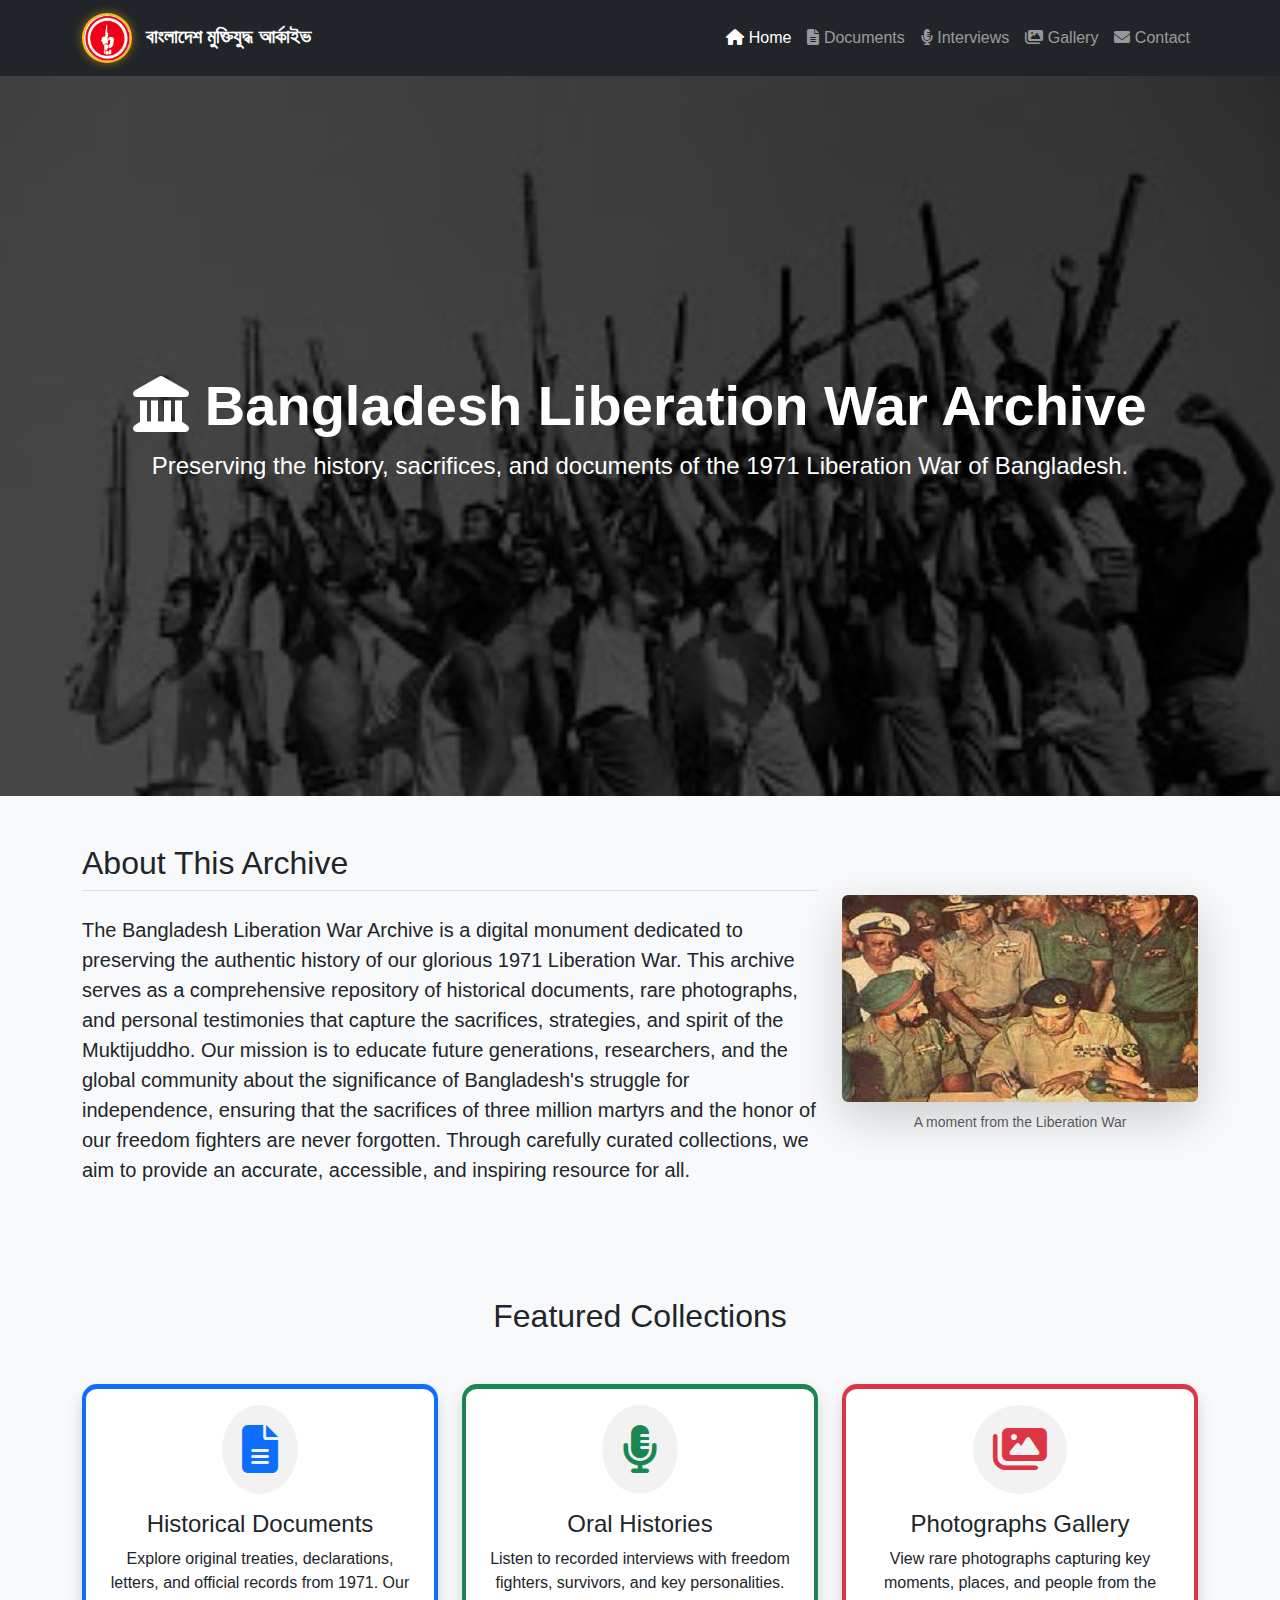
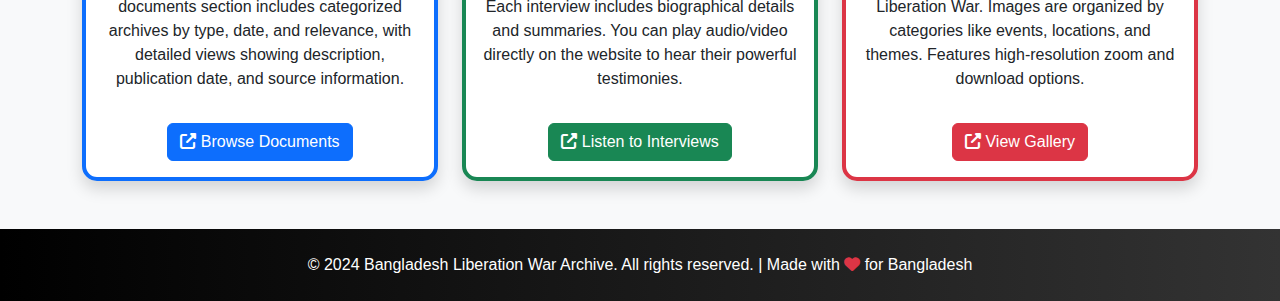
<file: index.html>
<!DOCTYPE html>
<html lang="en">
  <head>
    <meta charset="UTF-8" />
    <meta name="viewport" content="width=device-width, initial-scale=1.0" />
    <title>Bangladesh Liberation War Archive | Home</title>
    <link
      href="https://cdn.jsdelivr.net/npm/bootstrap@5.3.0/dist/css/bootstrap.min.css"
      rel="stylesheet"
    />
    <link rel="stylesheet" href="css/style.css" />
    <!-- Font Awesome for icons -->
    <link
      rel="stylesheet"
      href="https://cdnjs.cloudflare.com/ajax/libs/font-awesome/6.4.0/css/all.min.css"
    />
  </head>
  <body>
    <!-- Navigation Bar with Logo -->
    <nav class="navbar navbar-expand-lg navbar-dark bg-dark sticky-top">
      <div class="container">
        <!-- Logo -->
        <a class="navbar-brand fw-bold" href="index.html">
          <img
            src="./images/Muktibahini.jpg"
            alt="Muktibahini Logo"
            height="50"
            class="rounded-circle me-2"
          />
          বাংলাদেশ মুক্তিযুদ্ধ আর্কাইভ
        </a>
        <button
          class="navbar-toggler"
          type="button"
          data-bs-toggle="collapse"
          data-bs-target="#navbarNav"
        >
          <span class="navbar-toggler-icon"></span>
        </button>
        <div class="collapse navbar-collapse" id="navbarNav">
          <ul class="navbar-nav ms-auto">
            <li class="nav-item">
              <a class="nav-link active" href="index.html"
                ><i class="fas fa-home"></i> Home</a
              >
            </li>
            <li class="nav-item">
              <a class="nav-link" href="documents.html"
                ><i class="fas fa-file-alt"></i> Documents</a
              >
            </li>
            <li class="nav-item">
              <a class="nav-link" href="interviews.html"
                ><i class="fas fa-microphone-alt"></i> Interviews</a
              >
            </li>
            <li class="nav-item">
              <a class="nav-link" href="gallery.html"
                ><i class="fas fa-images"></i> Gallery</a
              >
            </li>
            <li class="nav-item">
              <a class="nav-link" href="contact.html"
                ><i class="fas fa-envelope"></i> Contact</a
              >
            </li>
          </ul>
        </div>
      </div>
    </nav>

    <!-- Hero Section with Background Image -->
    <header class="hero text-white py-5">
      <div class="container text-center py-5">
        <h1 class="display-4 fw-bold">
          <i class="fas fa-landmark"></i> Bangladesh Liberation War Archive
        </h1>
        <p class="lead fs-4">
          Preserving the history, sacrifices, and documents of the 1971
          Liberation War of Bangladesh.
        </p>
      </div>
    </header>

    <!-- Introduction with Image -->
    <section id="intro" class="py-5">
      <div class="container">
        <div class="row align-items-center">
          <!-- Text Column -->
          <div class="col-lg-8">
            <h2 class="mb-4 border-bottom pb-2">About This Archive</h2>
            <p class="text-justify fs-5">
              The Bangladesh Liberation War Archive is a digital monument
              dedicated to preserving the authentic history of our glorious 1971
              Liberation War. This archive serves as a comprehensive repository
              of historical documents, rare photographs, and personal
              testimonies that capture the sacrifices, strategies, and spirit of
              the Muktijuddho. Our mission is to educate future generations,
              researchers, and the global community about the significance of
              Bangladesh's struggle for independence, ensuring that the
              sacrifices of three million martyrs and the honor of our freedom
              fighters are never forgotten. Through carefully curated
              collections, we aim to provide an accurate, accessible, and
              inspiring resource for all.
            </p>
          </div>
          <!-- Image Column -->
          <div class="col-lg-4 text-center">
            <img
              src="./images/pksurrender.jpg"
              alt="Liberation War Image"
              class="img-fluid rounded shadow-lg"
            />
            <p class="text-muted mt-2">
              <small>A moment from the Liberation War</small>
            </p>
          </div>
        </div>
      </div>
    </section>

    <!-- Featured Sections -->
    <section class="bg-light py-5">
      <div class="container">
        <h2 class="text-center mb-5">Featured Collections</h2>
        <div class="row g-4">
          <!-- Documents Card -->
          <div class="col-md-4">
            <div class="card h-100 shadow border-top border-primary border-4">
              <div class="card-body text-center">
                <div class="icon-box mb-3">
                  <i class="fas fa-file-alt fa-3x text-primary"></i>
                </div>
                <h4 class="card-title">Historical Documents</h4>
                <p class="card-text">
                  Explore original treaties, declarations, letters, and official
                  records from 1971. Our documents section includes categorized
                  archives by type, date, and relevance, with detailed views
                  showing description, publication date, and source information.
                </p>
                <a href="documents.html" class="btn btn-primary mt-3">
                  <i class="fas fa-external-link-alt"></i> Browse Documents
                </a>
              </div>
            </div>
          </div>

          <!-- Interviews Card -->
          <div class="col-md-4">
            <div class="card h-100 shadow border-top border-success border-4">
              <div class="card-body text-center">
                <div class="icon-box mb-3">
                  <i class="fas fa-microphone-alt fa-3x text-success"></i>
                </div>
                <h4 class="card-title">Oral Histories</h4>
                <p class="card-text">
                  Listen to recorded interviews with freedom fighters,
                  survivors, and key personalities. Each interview includes
                  biographical details and summaries. You can play audio/video
                  directly on the website to hear their powerful testimonies.
                </p>
                <a href="interviews.html" class="btn btn-success mt-3">
                  <i class="fas fa-external-link-alt"></i> Listen to Interviews
                </a>
              </div>
            </div>
          </div>

          <!-- Gallery Card -->
          <div class="col-md-4">
            <div class="card h-100 shadow border-top border-danger border-4">
              <div class="card-body text-center">
                <div class="icon-box mb-3">
                  <i class="fas fa-images fa-3x text-danger"></i>
                </div>
                <h4 class="card-title">Photographs Gallery</h4>
                <p class="card-text">
                  View rare photographs capturing key moments, places, and
                  people from the Liberation War. Images are organized by
                  categories like events, locations, and themes. Features
                  high-resolution zoom and download options.
                </p>
                <a href="gallery.html" class="btn btn-danger mt-3">
                  <i class="fas fa-external-link-alt"></i> View Gallery
                </a>
              </div>
            </div>
          </div>
        </div>
      </div>
    </section>

    <!-- Footer -->
    <footer class="bg-black text-white py-4">
      <div class="container">
        <p class="text-center mb-0">
          &copy; 2024 Bangladesh Liberation War Archive. All rights reserved. |
          Made with <i class="fas fa-heart text-danger"></i> for Bangladesh
        </p>
      </div>
    </footer>

    <!-- Bootstrap JS -->
    <script src="https://cdn.jsdelivr.net/npm/bootstrap@5.3.0/dist/js/bootstrap.bundle.min.js"></script>
  </body>
</html>
</file>
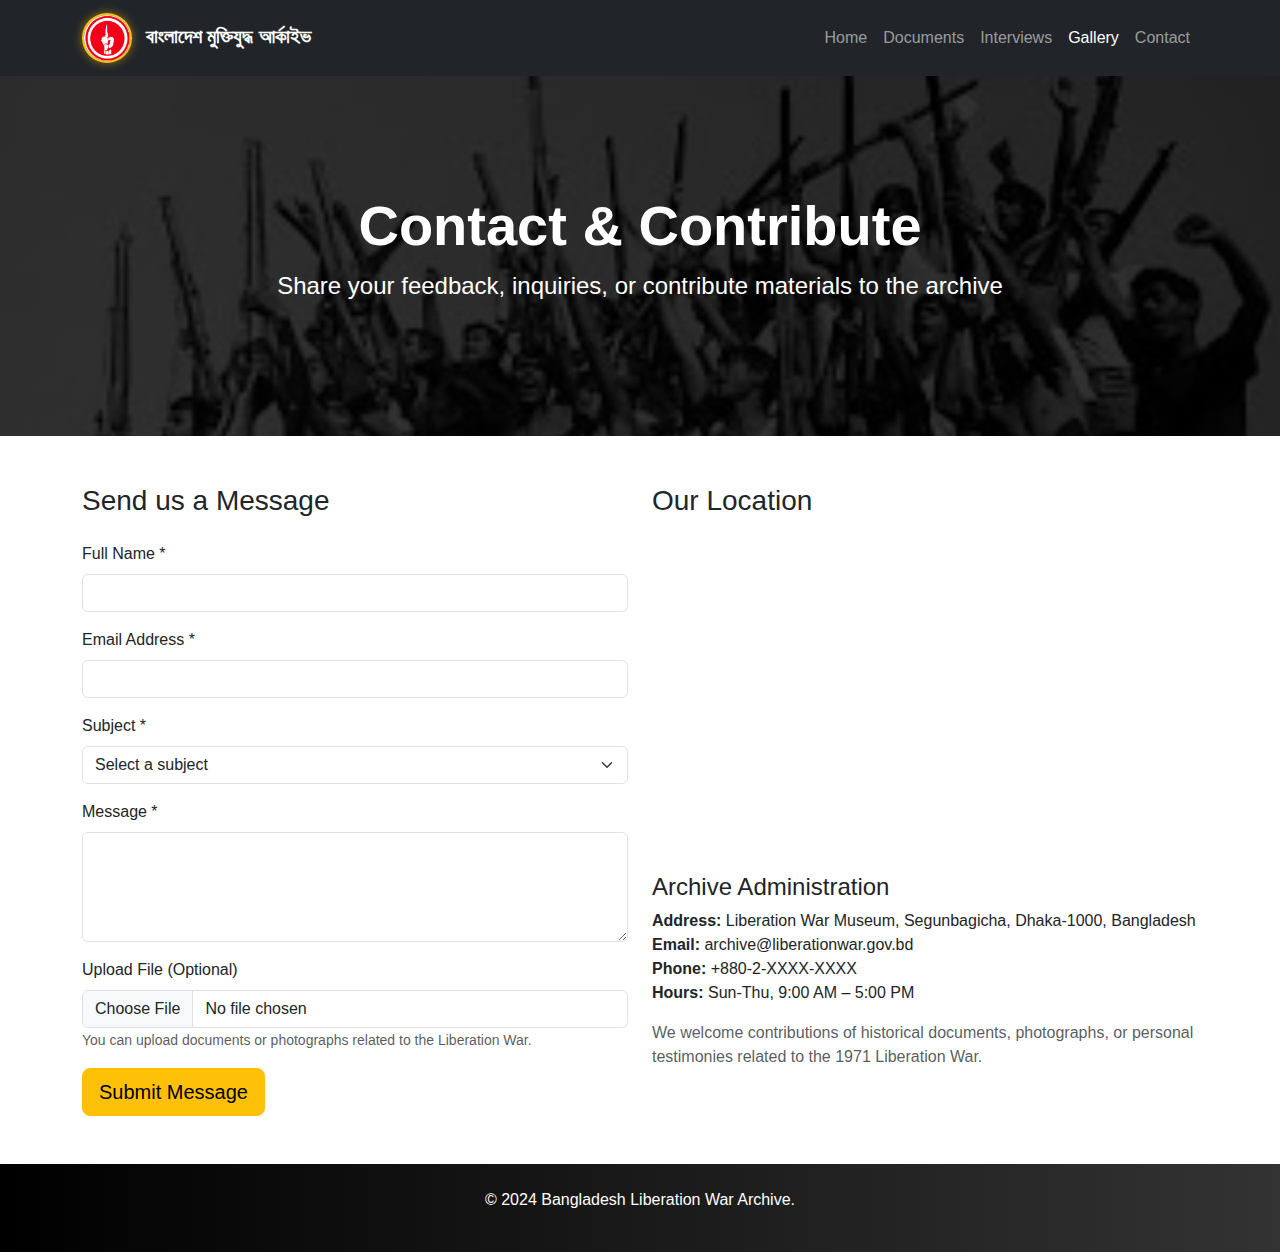
<file: contact.html>
<!DOCTYPE html>
<html lang="en">
  <head>
    <meta charset="UTF-8" />
    <meta name="viewport" content="width=device-width, initial-scale=1.0" />
    <title>Contact | Bangladesh Archive</title>
    <link
      href="https://cdn.jsdelivr.net/npm/bootstrap@5.3.0/dist/css/bootstrap.min.css"
      rel="stylesheet"
    />
    <link rel="stylesheet" href="css/style.css" />
  </head>
  <body>
    <!-- Navigation -->
    <nav class="navbar navbar-expand-lg navbar-dark bg-dark sticky-top">
      <div class="container">
        <a class="navbar-brand fw-bold" href="index.html">
          <img
            src="./images/Muktibahini.jpg"
            alt="Muktibahini Logo"
            height="50"
            class="rounded-circle me-2"
          />
          বাংলাদেশ মুক্তিযুদ্ধ আর্কাইভ
        </a>
        <button
          class="navbar-toggler"
          type="button"
          data-bs-toggle="collapse"
          data-bs-target="#navbarNav"
        >
          <span class="navbar-toggler-icon"></span>
        </button>
        <div class="collapse navbar-collapse" id="navbarNav">
          <ul class="navbar-nav ms-auto">
            <li class="nav-item">
              <a class="nav-link" href="index.html"
                ><i class="fas fa-home"></i> Home</a
              >
            </li>
            <li class="nav-item">
              <a class="nav-link" href="documents.html"
                ><i class="fas fa-file-alt"></i> Documents</a
              >
            </li>
            <li class="nav-item">
              <a class="nav-link" href="interviews.html"
                ><i class="fas fa-microphone-alt"></i> Interviews</a
              >
            </li>
            <li class="nav-item">
              <a class="nav-link active" href="gallery.html"
                ><i class="fas fa-images"></i> Gallery</a
              >
            </li>
            <li class="nav-item">
              <a class="nav-link" href="contact.html"
                ><i class="fas fa-envelope"></i> Contact</a
              >
            </li>
          </ul>
        </div>
      </div>
    </nav>

    <!-- Header -->
    <header class="gallery-header text-white py-5">
      <div class="container text-center">
        <h1 class="display-4 fw-bold">Contact & Contribute</h1>
        <p class="lead fs-4">
          Share your feedback, inquiries, or contribute materials to the archive
        </p>
      </div>
    </header>

    <section class="py-5">
      <div class="container">
        <div class="row">
          <!-- Contact Form (Left) -->
          <div class="col-lg-6 mb-5 mb-lg-0">
            <h3 class="mb-4">Send us a Message</h3>
            <form id="contactForm" novalidate>
              <div class="mb-3">
                <label for="name" class="form-label">Full Name *</label>
                <input type="text" class="form-control" id="name" required />
                <div class="invalid-feedback">Please enter your name.</div>
              </div>
              <div class="mb-3">
                <label for="email" class="form-label">Email Address *</label>
                <input type="email" class="form-control" id="email" required />
                <div class="invalid-feedback">Please enter a valid email.</div>
              </div>
              <div class="mb-3">
                <label for="subject" class="form-label">Subject *</label>
                <select class="form-select" id="subject" required>
                  <option value="" disabled selected>Select a subject</option>
                  <option value="feedback">General Feedback</option>
                  <option value="contribution">Contribute Materials</option>
                  <option value="research">Research Inquiry</option>
                  <option value="technical">Technical Support</option>
                </select>
                <div class="invalid-feedback">Please select a subject.</div>
              </div>
              <div class="mb-3">
                <label for="message" class="form-label">Message *</label>
                <textarea
                  class="form-control"
                  id="message"
                  rows="4"
                  required
                ></textarea>
                <div class="invalid-feedback">Please enter your message.</div>
              </div>
              <div class="mb-3">
                <label for="file" class="form-label"
                  >Upload File (Optional)</label
                >
                <input type="file" class="form-control" id="file" />
                <small class="text-muted"
                  >You can upload documents or photographs related to the
                  Liberation War.</small
                >
              </div>
              <button type="submit" class="btn btn-warning btn-lg">
                Submit Message
              </button>
            </form>
            <div id="formSuccess" class="alert alert-success mt-3 d-none">
              Thank you! Your message has been sent successfully.
            </div>
          </div>

          <!-- Map & Info (Right) -->
          <div class="col-lg-6">
            <h3 class="mb-4">Our Location</h3>
            <div class="mb-4">
              <iframe
                src="https://www.google.com/maps/embed?pb=!1m14!1m12!1m3!1d24397.04002855173!2d90.49866240000001!3d23.681433600000002!2m3!1f0!2f0!3f0!3m2!1i1024!2i768!4f13.1!5e1!3m2!1sen!2sbd!4v1765280865746!5m2!1sen!2sbd"
                width="100%"
                height="300"
                style="border: 0"
                allowfullscreen=""
                loading="lazy"
                referrerpolicy="no-referrer-when-downgrade"
              ></iframe>
            </div>
            <h4>Archive Administration</h4>
            <ul class="list-unstyled">
              <li>
                <strong>Address:</strong> Liberation War Museum, Segunbagicha,
                Dhaka-1000, Bangladesh
              </li>
              <li><strong>Email:</strong> archive@liberationwar.gov.bd</li>
              <li><strong>Phone:</strong> +880-2-XXXX-XXXX</li>
              <li><strong>Hours:</strong> Sun-Thu, 9:00 AM – 5:00 PM</li>
            </ul>
            <p class="text-muted">
              We welcome contributions of historical documents, photographs, or
              personal testimonies related to the 1971 Liberation War.
            </p>
          </div>
        </div>
      </div>
    </section>

    <footer class="bg-dark text-white text-center py-4">
      <div class="container">
        <p>&copy; 2024 Bangladesh Liberation War Archive.</p>
      </div>
    </footer>

    <script src="https://cdn.jsdelivr.net/npm/bootstrap@5.3.0/dist/js/bootstrap.bundle.min.js"></script>
    <script src="js/script.js"></script>
  </body>
</html>
</file>
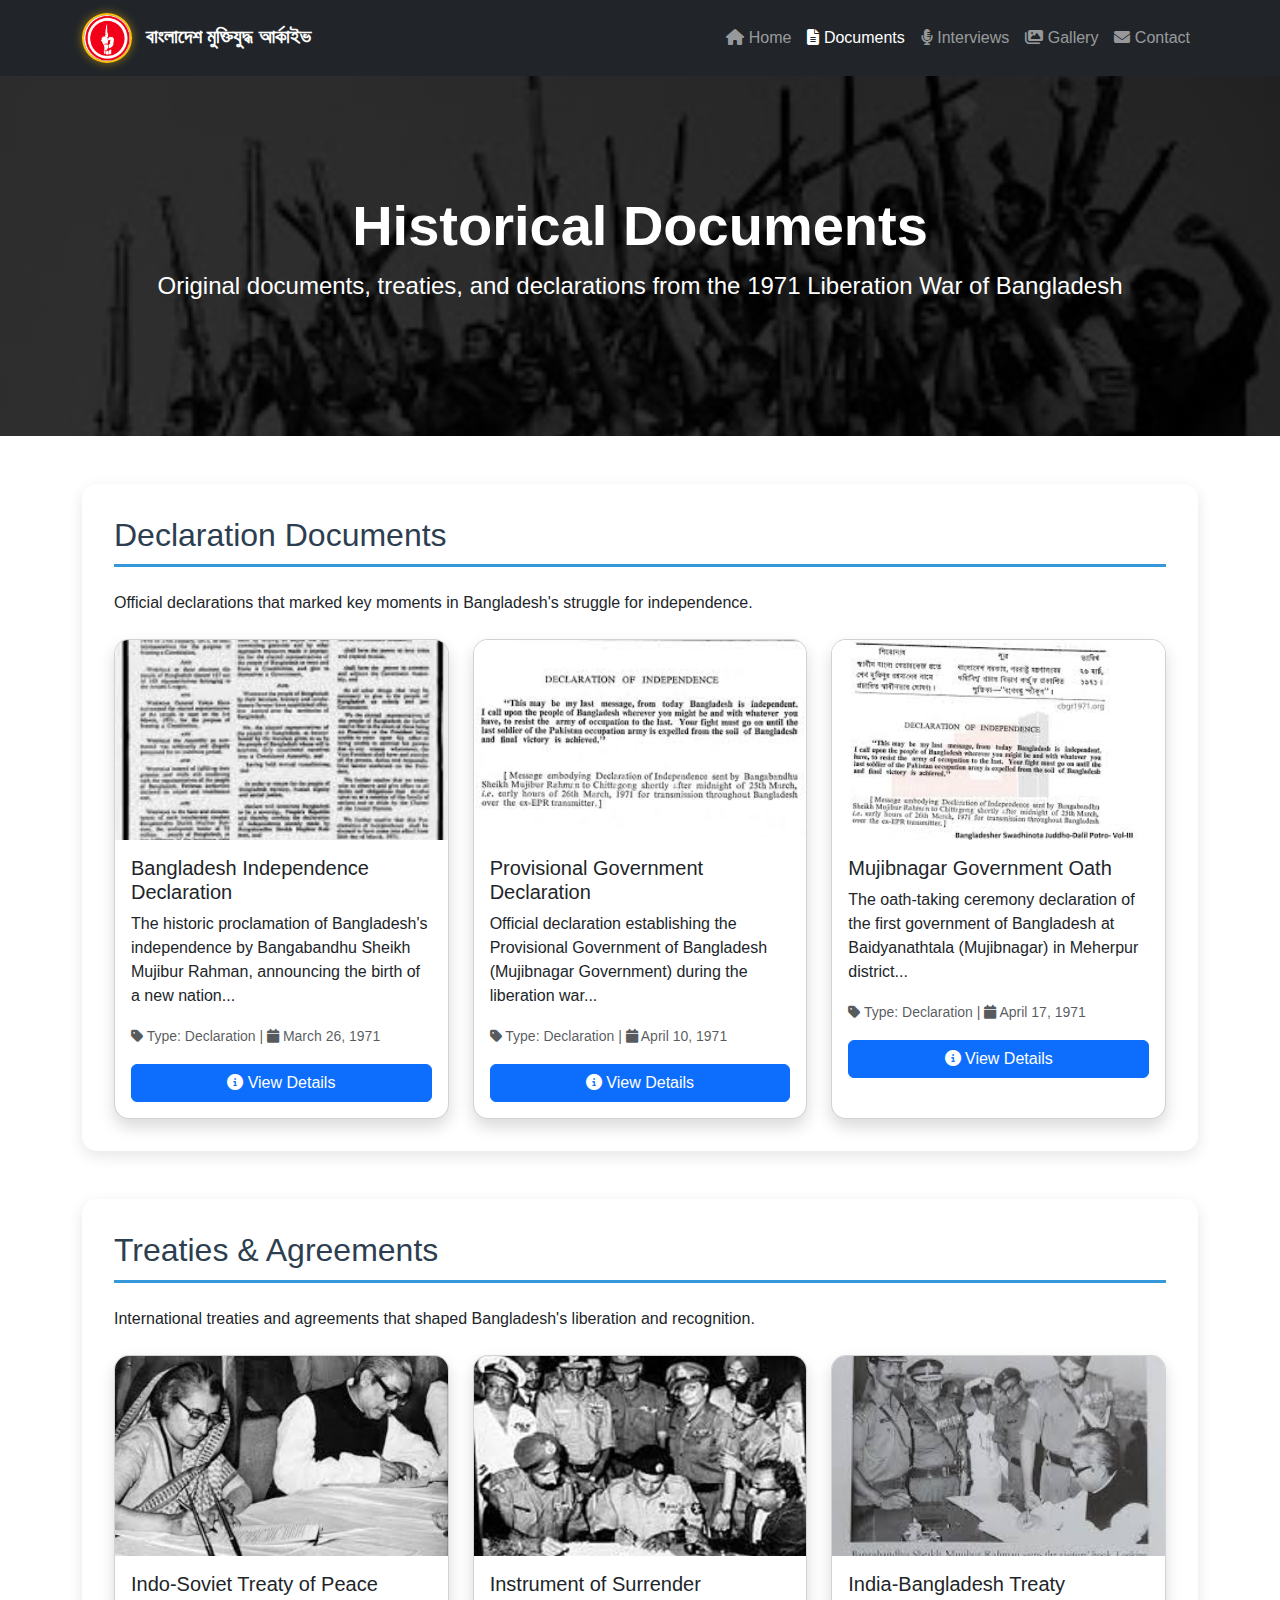
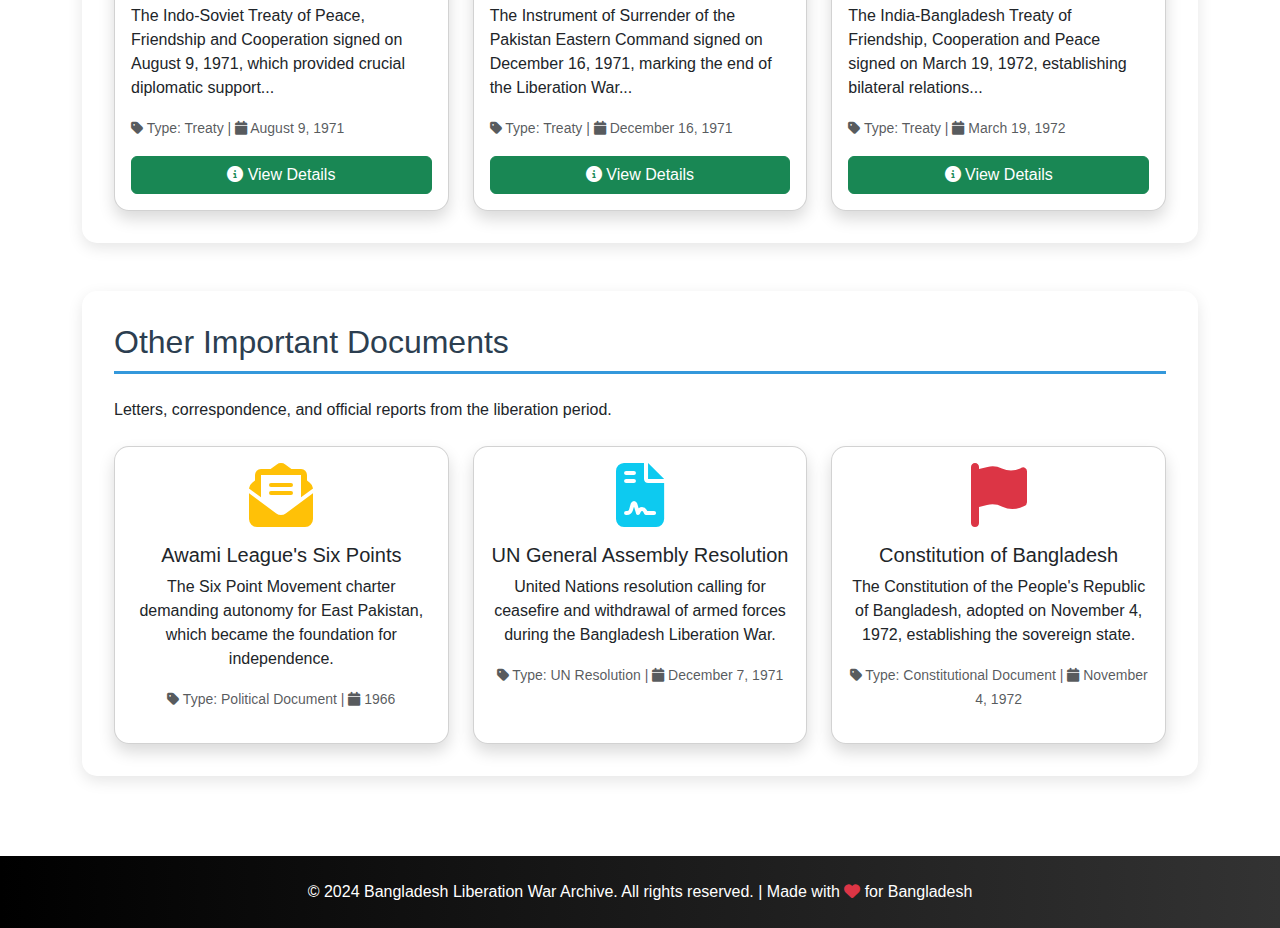
<file: documents.html>
<!DOCTYPE html>
<html lang="en">
  <head>
    <meta charset="UTF-8" />
    <meta name="viewport" content="width=device-width, initial-scale=1.0" />
    <title>Historical Documents | Bangladesh Liberation War Archive</title>
    <link
      href="https://cdn.jsdelivr.net/npm/bootstrap@5.3.0/dist/css/bootstrap.min.css"
      rel="stylesheet"
    />
    <link rel="stylesheet" href="css/style.css" />
    <link
      rel="stylesheet"
      href="https://cdnjs.cloudflare.com/ajax/libs/font-awesome/6.4.0/css/all.min.css"
    />
  </head>
  <body>
    <!-- Navigation -->
    <nav class="navbar navbar-expand-lg navbar-dark bg-dark sticky-top">
      <div class="container">
        <a class="navbar-brand fw-bold" href="index.html">
          <img
            src="./images/Muktibahini.jpg"
            alt="Muktibahini Logo"
            height="50"
            class="rounded-circle me-2"
          />
          বাংলাদেশ মুক্তিযুদ্ধ আর্কাইভ
        </a>
        <button
          class="navbar-toggler"
          type="button"
          data-bs-toggle="collapse"
          data-bs-target="#navbarNav"
        >
          <span class="navbar-toggler-icon"></span>
        </button>
        <div class="collapse navbar-collapse" id="navbarNav">
          <ul class="navbar-nav ms-auto">
            <li class="nav-item">
              <a class="nav-link" href="index.html"
                ><i class="fas fa-home"></i> Home</a
              >
            </li>
            <li class="nav-item">
              <a class="nav-link active" href="documents.html"
                ><i class="fas fa-file-alt"></i> Documents</a
              >
            </li>
            <li class="nav-item">
              <a class="nav-link" href="interviews.html"
                ><i class="fas fa-microphone-alt"></i> Interviews</a
              >
            </li>
            <li class="nav-item">
              <a class="nav-link" href="gallery.html"
                ><i class="fas fa-images"></i> Gallery</a
              >
            </li>
            <li class="nav-item">
              <a class="nav-link" href="contact.html"
                ><i class="fas fa-envelope"></i> Contact</a
              >
            </li>
          </ul>
        </div>
      </div>
    </nav>

    <!-- Header -->
    <header class="doc-header text-white py-5">
      <div class="container text-center">
        <h1 class="display-4 fw-bold">Historical Documents</h1>
        <p class="lead fs-4">
          Original documents, treaties, and declarations from the 1971
          Liberation War of Bangladesh
        </p>
      </div>
    </header>

    <section class="py-5">
      <div class="container">
        <!-- Declaration Section -->
        <div class="category-section" id="declaration-section">
          <h2 class="section-title mb-4">Declaration Documents</h2>
          <p class="mb-4">
            Official declarations that marked key moments in Bangladesh's
            struggle for independence.
          </p>
          <div class="row g-4">
            <!-- Declaration Card 1 -->
            <div class="col-md-4">
              <div
                class="card h-100 shadow document-card"
                data-type="declaration"
                data-date="1971-03-26"
              >
                <img
                  src="./images/doc2.jpg"
                  class="card-img-top"
                  alt="Declaration Document"
                  style="height: 200px; object-fit: cover"
                />
                <div class="card-body">
                  <h5 class="card-title">
                    Bangladesh Independence Declaration
                  </h5>
                  <p class="card-text">
                    The historic proclamation of Bangladesh's independence by
                    Bangabandhu Sheikh Mujibur Rahman, announcing the birth of a
                    new nation...
                  </p>
                  <p class="text-muted">
                    <small
                      ><i class="fas fa-tag"></i> Type: Declaration |
                      <i class="fas fa-calendar"></i> March 26, 1971</small
                    >
                  </p>
                  <button
                    class="btn btn-primary w-100"
                    data-bs-toggle="modal"
                    data-bs-target="#modal1"
                  >
                    <i class="fas fa-info-circle"></i> View Details
                  </button>
                </div>
              </div>
            </div>

            <!-- Declaration Card 2 -->
            <div class="col-md-4">
              <div
                class="card h-100 shadow document-card"
                data-type="declaration"
                data-date="1971-04-10"
              >
                <img
                  src="./images/declaration2.jpg"
                  class="card-img-top"
                  alt="Second Declaration"
                  style="height: 200px; object-fit: cover"
                />
                <div class="card-body">
                  <h5 class="card-title">Provisional Government Declaration</h5>
                  <p class="card-text">
                    Official declaration establishing the Provisional Government
                    of Bangladesh (Mujibnagar Government) during the liberation
                    war...
                  </p>
                  <p class="text-muted">
                    <small
                      ><i class="fas fa-tag"></i> Type: Declaration |
                      <i class="fas fa-calendar"></i> April 10, 1971</small
                    >
                  </p>
                  <button
                    class="btn btn-primary w-100"
                    data-bs-toggle="modal"
                    data-bs-target="#modal2"
                  >
                    <i class="fas fa-info-circle"></i> View Details
                  </button>
                </div>
              </div>
            </div>

            <!-- Declaration Card 3 -->
            <div class="col-md-4">
              <div
                class="card h-100 shadow document-card"
                data-type="declaration"
                data-date="1971-04-17"
              >
                <img
                  src="./images/declar3.jpg"
                  class="card-img-top"
                  alt="Third Declaration"
                  style="height: 200px; object-fit: cover"
                />
                <div class="card-body">
                  <h5 class="card-title">Mujibnagar Government Oath</h5>
                  <p class="card-text">
                    The oath-taking ceremony declaration of the first government
                    of Bangladesh at Baidyanathtala (Mujibnagar) in Meherpur
                    district...
                  </p>
                  <p class="text-muted">
                    <small
                      ><i class="fas fa-tag"></i> Type: Declaration |
                      <i class="fas fa-calendar"></i> April 17, 1971</small
                    >
                  </p>
                  <button
                    class="btn btn-primary w-100"
                    data-bs-toggle="modal"
                    data-bs-target="#modal3"
                  >
                    <i class="fas fa-info-circle"></i> View Details
                  </button>
                </div>
              </div>
            </div>
          </div>
        </div>

        <!-- Treaties Section -->
        <div class="category-section mt-5" id="treaty-section">
          <h2 class="section-title mb-4">Treaties & Agreements</h2>
          <p class="mb-4">
            International treaties and agreements that shaped Bangladesh's
            liberation and recognition.
          </p>
          <div class="row g-4">
            <!-- Treaty Card 1 -->
            <div class="col-md-4">
              <div
                class="card h-100 shadow document-card"
                data-type="treaty"
                data-date="1971-08-09"
              >
                <img
                  src="./images/indochina.jpg"
                  class="card-img-top"
                  alt="Indo-Soviet Treaty"
                  style="height: 200px; object-fit: cover"
                />
                <div class="card-body">
                  <h5 class="card-title">Indo-Soviet Treaty of Peace</h5>
                  <p class="card-text">
                    The Indo-Soviet Treaty of Peace, Friendship and Cooperation
                    signed on August 9, 1971, which provided crucial diplomatic
                    support...
                  </p>
                  <p class="text-muted">
                    <small
                      ><i class="fas fa-tag"></i> Type: Treaty |
                      <i class="fas fa-calendar"></i> August 9, 1971</small
                    >
                  </p>
                  <button
                    class="btn btn-success w-100"
                    data-bs-toggle="modal"
                    data-bs-target="#modal4"
                  >
                    <i class="fas fa-info-circle"></i> View Details
                  </button>
                </div>
              </div>
            </div>

            <!-- Treaty Card 2 -->
            <div class="col-md-4">
              <div
                class="card h-100 shadow document-card"
                data-type="treaty"
                data-date="1971-12-16"
              >
                <img
                  src="./images/surrender.jpg"
                  class="card-img-top"
                  alt="Instrument of Surrender"
                  style="height: 200px; object-fit: cover"
                />
                <div class="card-body">
                  <h5 class="card-title">Instrument of Surrender</h5>
                  <p class="card-text">
                    The Instrument of Surrender of the Pakistan Eastern Command
                    signed on December 16, 1971, marking the end of the
                    Liberation War...
                  </p>
                  <p class="text-muted">
                    <small
                      ><i class="fas fa-tag"></i> Type: Treaty |
                      <i class="fas fa-calendar"></i> December 16, 1971</small
                    >
                  </p>
                  <button
                    class="btn btn-success w-100"
                    data-bs-toggle="modal"
                    data-bs-target="#modal5"
                  >
                    <i class="fas fa-info-circle"></i> View Details
                  </button>
                </div>
              </div>
            </div>

            <!-- Treaty Card 3 -->
            <div class="col-md-4">
              <div
                class="card h-100 shadow document-card"
                data-type="treaty"
                data-date="1972-03-19"
              >
                <img
                  src="./images/badinda.jpg"
                  class="card-img-top"
                  alt="India-Bangladesh Treaty"
                  style="height: 200px; object-fit: cover"
                />
                <div class="card-body">
                  <h5 class="card-title">India-Bangladesh Treaty</h5>
                  <p class="card-text">
                    The India-Bangladesh Treaty of Friendship, Cooperation and
                    Peace signed on March 19, 1972, establishing bilateral
                    relations...
                  </p>
                  <p class="text-muted">
                    <small
                      ><i class="fas fa-tag"></i> Type: Treaty |
                      <i class="fas fa-calendar"></i> March 19, 1972</small
                    >
                  </p>
                  <button
                    class="btn btn-success w-100"
                    data-bs-toggle="modal"
                    data-bs-target="#modal6"
                  >
                    <i class="fas fa-info-circle"></i> View Details
                  </button>
                </div>
              </div>
            </div>
          </div>
        </div>

        <!-- Additional Documents -->
        <div class="category-section mt-5" id="additional-section">
          <h2 class="section-title mb-4">Other Important Documents</h2>
          <p class="mb-4">
            Letters, correspondence, and official reports from the liberation
            period.
          </p>
          <div class="row g-4">
            <!-- Additional Card 1 -->
            <div class="col-md-4">
              <div
                class="card h-100 shadow document-card"
                data-type="letter"
                data-date="1971-03-01"
              >
                <div class="card-body text-center">
                  <i
                    class="fas fa-envelope-open-text fa-4x text-warning mb-3"
                  ></i>
                  <h5 class="card-title">Awami League's Six Points</h5>
                  <p class="card-text">
                    The Six Point Movement charter demanding autonomy for East
                    Pakistan, which became the foundation for independence.
                  </p>
                  <p class="text-muted">
                    <small
                      ><i class="fas fa-tag"></i> Type: Political Document |
                      <i class="fas fa-calendar"></i> 1966</small
                    >
                  </p>
                </div>
              </div>
            </div>

            <!-- Additional Card 2 -->
            <div class="col-md-4">
              <div
                class="card h-100 shadow document-card"
                data-type="report"
                data-date="1971-12-31"
              >
                <div class="card-body text-center">
                  <i class="fas fa-file-contract fa-4x text-info mb-3"></i>
                  <h5 class="card-title">UN General Assembly Resolution</h5>
                  <p class="card-text">
                    United Nations resolution calling for ceasefire and
                    withdrawal of armed forces during the Bangladesh Liberation
                    War.
                  </p>
                  <p class="text-muted">
                    <small
                      ><i class="fas fa-tag"></i> Type: UN Resolution |
                      <i class="fas fa-calendar"></i> December 7, 1971</small
                    >
                  </p>
                </div>
              </div>
            </div>

            <!-- Additional Card 3 -->
            <div class="col-md-4">
              <div
                class="card h-100 shadow document-card"
                data-type="report"
                data-date="1972-01-10"
              >
                <div class="card-body text-center">
                  <i class="fas fa-flag fa-4x text-danger mb-3"></i>
                  <h5 class="card-title">Constitution of Bangladesh</h5>
                  <p class="card-text">
                    The Constitution of the People's Republic of Bangladesh,
                    adopted on November 4, 1972, establishing the sovereign
                    state.
                  </p>
                  <p class="text-muted">
                    <small
                      ><i class="fas fa-tag"></i> Type: Constitutional Document
                      | <i class="fas fa-calendar"></i> November 4, 1972</small
                    >
                  </p>
                </div>
              </div>
            </div>
          </div>
        </div>
      </div>
    </section>

    <!-- Footer -->
    <footer class="bg-black text-white py-4">
      <div class="container">
        <p class="text-center mb-0">
          &copy; 2024 Bangladesh Liberation War Archive. All rights reserved. |
          Made with <i class="fas fa-heart text-danger"></i> for Bangladesh
        </p>
      </div>
    </footer>

    <!-- Modals for Details -->

    <!-- Modal 1: Bangladesh Independence Declaration -->
    <div class="modal fade" id="modal1" tabindex="-1" aria-hidden="true">
      <div class="modal-dialog modal-lg">
        <div class="modal-content">
          <div class="modal-header">
            <h5 class="modal-title">Bangladesh Independence Declaration</h5>
            <button
              type="button"
              class="btn-close"
              data-bs-dismiss="modal"
            ></button>
          </div>
          <div class="modal-body">
            <div class="row">
              <div class="col-md-6">
                <img
                  src="./images/doc2.jpg"
                  class="img-fluid rounded"
                  alt="Independence Declaration"
                />
              </div>
              <div class="col-md-6">
                <h6>Details:</h6>
                <p>
                  The Bangladesh Independence Declaration was proclaimed by
                  Bangabandhu Sheikh Mujibur Rahman in the early hours of March
                  26, 1971, following the brutal crackdown by Pakistani forces.
                  This historic document declared East Pakistan as the
                  independent sovereign state of Bangladesh. The declaration was
                  broadcast over radio and disseminated through leaflets,
                  marking the official beginning of the Liberation War. It
                  called upon the people of Bangladesh to resist the occupation
                  forces and fight for their freedom. The document serves as the
                  foundational legal instrument for Bangladesh's sovereignty and
                  remains one of the most important historical documents in
                  South Asian history.
                </p>
                <p><strong>Type:</strong> Declaration</p>
                <p><strong>Date:</strong> March 26, 1971</p>
                <p>
                  <strong>Significance:</strong> Founding document of Bangladesh
                </p>
              </div>
            </div>
          </div>
        </div>
      </div>
    </div>

    <!-- Modal 2: Provisional Government Declaration -->
    <div class="modal fade" id="modal2" tabindex="-1" aria-hidden="true">
      <div class="modal-dialog modal-lg">
        <div class="modal-content">
          <div class="modal-header">
            <h5 class="modal-title">Provisional Government Declaration</h5>
            <button
              type="button"
              class="btn-close"
              data-bs-dismiss="modal"
            ></button>
          </div>
          <div class="modal-body">
            <div class="row">
              <div class="col-md-6">
                <img
                  src="./images/declaration2.jpg"
                  class="img-fluid rounded"
                  alt="Provisional Government"
                />
              </div>
              <div class="col-md-6">
                <h6>Details:</h6>
                <p>
                  This declaration established the Provisional Government of
                  Bangladesh, also known as the Mujibnagar Government, on April
                  10, 1971. The government was formed in exile with Sheikh
                  Mujibur Rahman as President (in absentia), Syed Nazrul Islam
                  as Acting President, and Tajuddin Ahmad as Prime Minister. The
                  declaration outlined the government structure, appointed
                  ministers, and provided the legal framework for conducting the
                  Liberation War. It served as the official governing body of
                  Bangladesh during the war period, coordinating military
                  operations, diplomacy, and humanitarian efforts. The
                  declaration was crucial for gaining international recognition
                  and organizing the Muktibahini (freedom fighters).
                </p>
                <p><strong>Type:</strong> Declaration</p>
                <p><strong>Date:</strong> April 10, 1971</p>
                <p><strong>Location:</strong> Mujibnagar, Meherpur</p>
              </div>
            </div>
          </div>
        </div>
      </div>
    </div>

    <!-- Modal 3: Mujibnagar Government Oath -->
    <div class="modal fade" id="modal3" tabindex="-1" aria-hidden="true">
      <div class="modal-dialog modal-lg">
        <div class="modal-content">
          <div class="modal-header">
            <h5 class="modal-title">Mujibnagar Government Oath</h5>
            <button
              type="button"
              class="btn-close"
              data-bs-dismiss="modal"
            ></button>
          </div>
          <div class="modal-body">
            <div class="row">
              <div class="col-md-6">
                <img
                  src="./images/declar3.jpg"
                  class="img-fluid rounded"
                  alt="Oath Ceremony"
                />
              </div>
              <div class="col-md-6">
                <h6>Details:</h6>
                <p>
                  The Mujibnagar Government Oath ceremony took place on April
                  17, 1971, at Baidyanathtala (renamed Mujibnagar) in Meherpur
                  district. This event marked the formal installation of the
                  first government of independent Bangladesh. Professor Yusuf
                  Ali read the proclamation of independence, after which the
                  cabinet members took their oaths of office. The ceremony was
                  attended by foreign journalists, diplomats, and local
                  supporters. This event provided legitimacy to the Bangladesh
                  government and demonstrated the determination of the Bengali
                  people to establish their own state. The oath document
                  symbolizes the constitutional beginning of Bangladesh's
                  government structure during the liberation struggle.
                </p>
                <p><strong>Type:</strong> Declaration</p>
                <p><strong>Date:</strong> April 17, 1971</p>
                <p>
                  <strong>Location:</strong> Baidyanathtala (Mujibnagar),
                  Meherpur
                </p>
              </div>
            </div>
          </div>
        </div>
      </div>
    </div>

    <!-- Modal 4: Indo-Soviet Treaty -->
    <div class="modal fade" id="modal4" tabindex="-1" aria-hidden="true">
      <div class="modal-dialog modal-lg">
        <div class="modal-content">
          <div class="modal-header">
            <h5 class="modal-title">Indo-Soviet Treaty of Peace</h5>
            <button
              type="button"
              class="btn-close"
              data-bs-dismiss="modal"
            ></button>
          </div>
          <div class="modal-body">
            <div class="row">
              <div class="col-md-6">
                <img
                  src="./images/indochina.jpg"
                  class="img-fluid rounded"
                  alt="Indo-Soviet Treaty"
                />
              </div>
              <div class="col-md-6">
                <h6>Details:</h6>
                <p>
                  The Indo-Soviet Treaty of Peace, Friendship and Cooperation
                  was signed on August 9, 1971, between India and the Soviet
                  Union. This treaty provided crucial diplomatic and strategic
                  support to India during the Bangladesh Liberation War. It
                  contained a mutual defense clause that deterred other powers
                  from intervening on Pakistan's behalf. The treaty ensured
                  Soviet support at the United Nations Security Council, where
                  they vetoed resolutions unfavorable to Bangladesh. This
                  diplomatic backing was instrumental in creating favorable
                  international conditions for Bangladesh's liberation. The
                  treaty represented a significant shift in South Asian
                  geopolitics and demonstrated the strategic importance of the
                  Bangladesh issue in Cold War politics.
                </p>
                <p><strong>Type:</strong> Treaty</p>
                <p><strong>Date:</strong> August 9, 1971</p>
                <p><strong>Parties:</strong> India and Soviet Union</p>
              </div>
            </div>
          </div>
        </div>
      </div>
    </div>

    <!-- Modal 5: Instrument of Surrender -->
    <div class="modal fade" id="modal5" tabindex="-1" aria-hidden="true">
      <div class="modal-dialog modal-lg">
        <div class="modal-content">
          <div class="modal-header">
            <h5 class="modal-title">Instrument of Surrender</h5>
            <button
              type="button"
              class="btn-close"
              data-bs-dismiss="modal"
            ></button>
          </div>
          <div class="modal-body">
            <div class="row">
              <div class="col-md-6">
                <img
                  src="./images/surrender.jpg"
                  class="img-fluid rounded"
                  alt="Surrender Document"
                />
              </div>
              <div class="col-md-6">
                <h6>Details:</h6>
                <p>
                  The Instrument of Surrender of the Pakistan Eastern Command
                  was signed on December 16, 1971, at the Ramna Race Course in
                  Dhaka (now Suhrawardy Udyan). Lieutenant General A. A. K.
                  Niazi, Commander of Pakistani forces in East Pakistan,
                  surrendered to Lieutenant General Jagjit Singh Aurora,
                  GOC-in-C of the Indian Eastern Command. This document marked
                  the end of the nine-month Bangladesh Liberation War and the
                  birth of Bangladesh as an independent nation. The surrender
                  was witnessed by senior officers from both sides and
                  international observers. This historic document symbolizes the
                  victory of the Bangladeshi people and their allies over
                  oppression and colonial rule.
                </p>
                <p><strong>Type:</strong> Treaty/Surrender Document</p>
                <p><strong>Date:</strong> December 16, 1971</p>
                <p><strong>Location:</strong> Ramna Race Course, Dhaka</p>
              </div>
            </div>
          </div>
        </div>
      </div>
    </div>

    <!-- Modal 6: India-Bangladesh Treaty -->
    <div class="modal fade" id="modal6" tabindex="-1" aria-hidden="true">
      <div class="modal-dialog modal-lg">
        <div class="modal-content">
          <div class="modal-header">
            <h5 class="modal-title">India-Bangladesh Treaty of Friendship</h5>
            <button
              type="button"
              class="btn-close"
              data-bs-dismiss="modal"
            ></button>
          </div>
          <div class="modal-body">
            <div class="row">
              <div class="col-md-6">
                <img
                  src="./images/badinda.jpg"
                  class="img-fluid rounded"
                  alt="India-Bangladesh Treaty"
                />
              </div>
              <div class="col-md-6">
                <h6>Details:</h6>
                <p>
                  The India-Bangladesh Treaty of Friendship, Cooperation and
                  Peace was signed on March 19, 1972, between Prime Minister
                  Indira Gandhi of India and Prime Minister Sheikh Mujibur
                  Rahman of Bangladesh. This treaty formalized the special
                  relationship between the two countries that had developed
                  during the Liberation War. It included provisions for mutual
                  respect of sovereignty, territorial integrity,
                  non-interference in internal affairs, and cooperation in
                  various fields. The treaty also contained security clauses and
                  established frameworks for economic and cultural exchange.
                  This document laid the foundation for long-term bilateral
                  relations and recognized India's crucial role in Bangladesh's
                  liberation.
                </p>
                <p><strong>Type:</strong> Treaty</p>
                <p><strong>Date:</strong> March 19, 1972</p>
                <p><strong>Parties:</strong> India and Bangladesh</p>
              </div>
            </div>
          </div>
        </div>
      </div>
    </div>

    <!-- Bootstrap JS -->
    <script src="https://cdn.jsdelivr.net/npm/bootstrap@5.3.0/dist/js/bootstrap.bundle.min.js"></script>
    <script src="js/script.js"></script>
  </body>
</html>
</file>
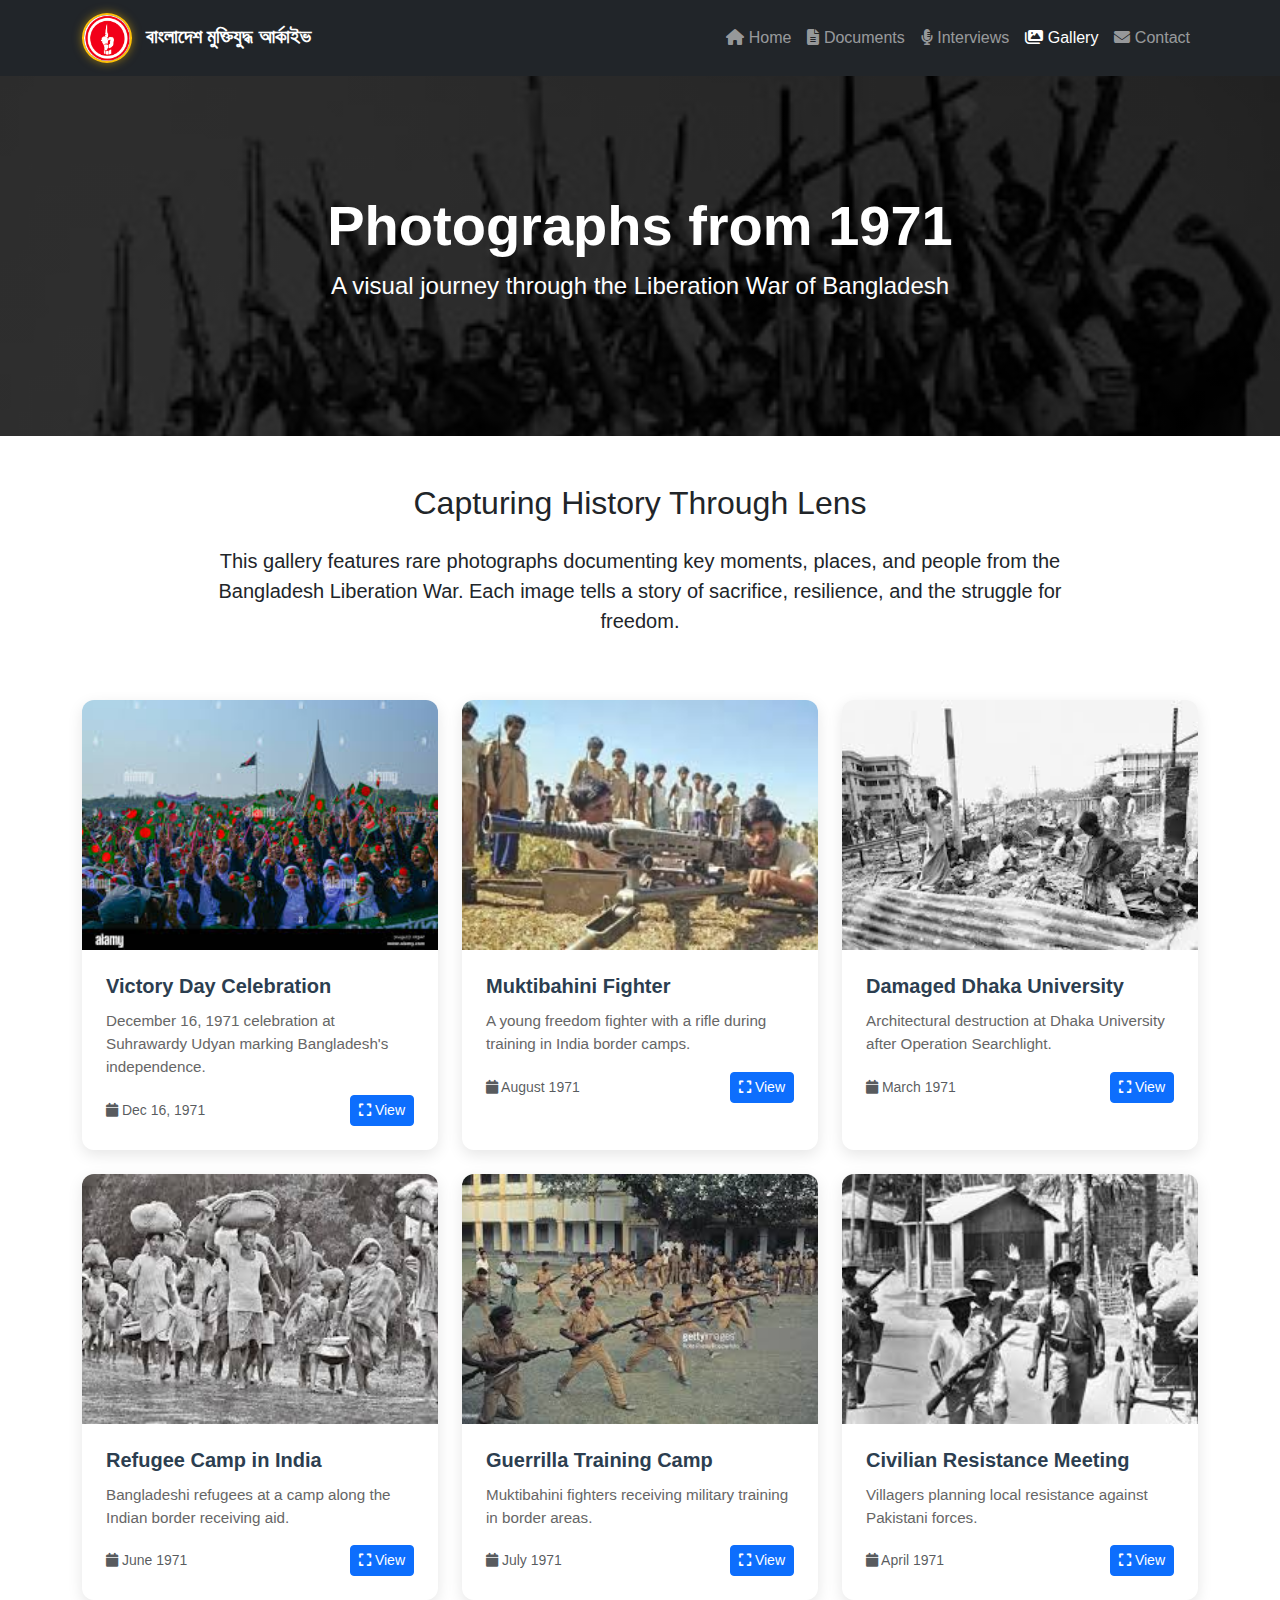
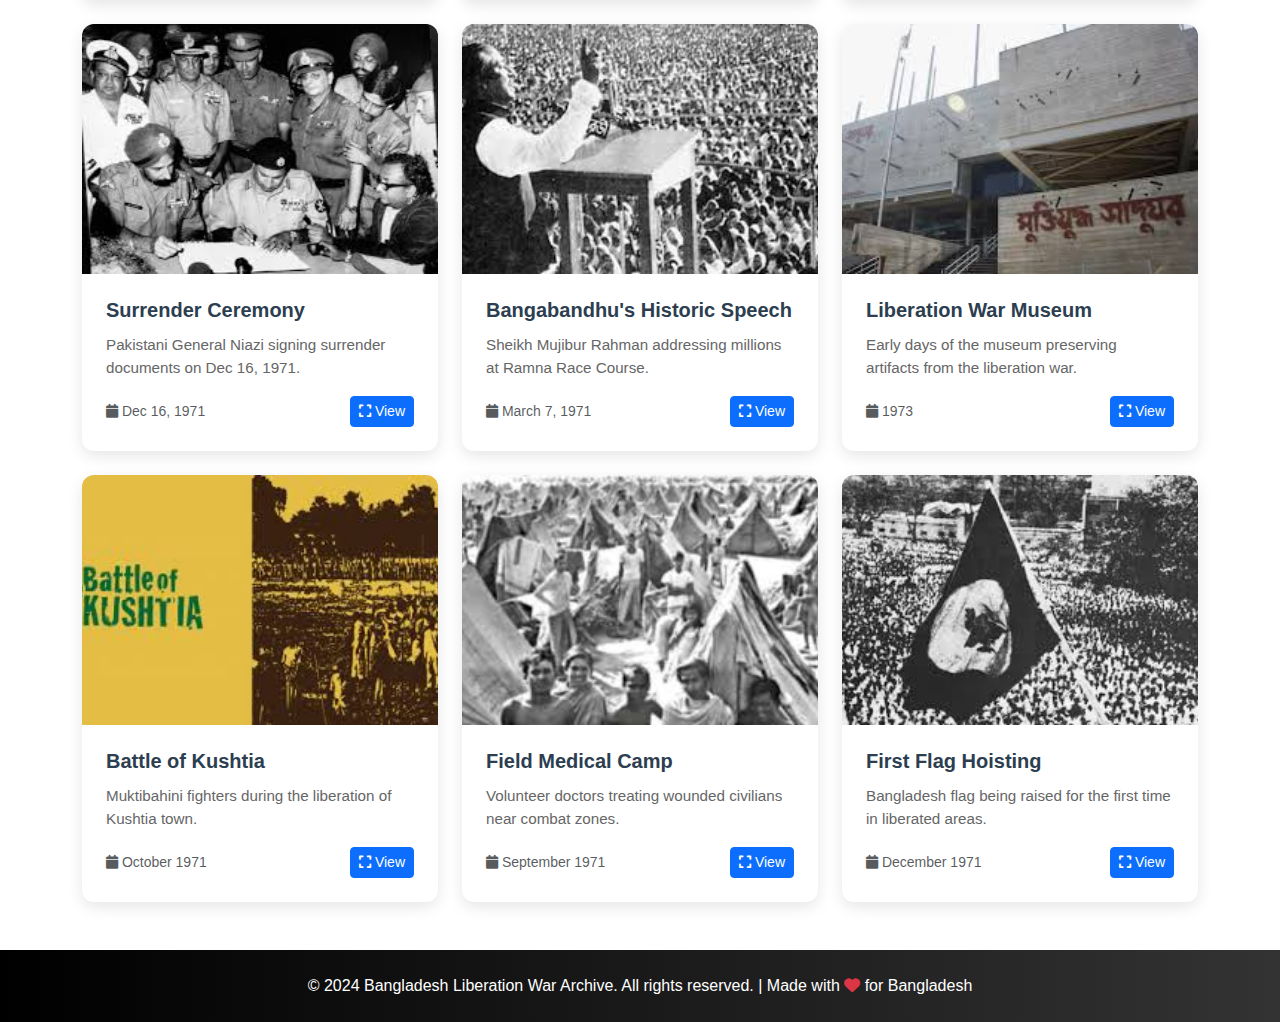
<file: gallery.html>
<!DOCTYPE html>
<html lang="en">
  <head>
    <meta charset="UTF-8" />
    <meta name="viewport" content="width=device-width, initial-scale=1.0" />
    <title>Photo Gallery | Bangladesh Liberation War Archive</title>
    <link
      href="https://cdn.jsdelivr.net/npm/bootstrap@5.3.0/dist/css/bootstrap.min.css"
      rel="stylesheet"
    />
    <link rel="stylesheet" href="css/style.css" />
    <link
      rel="stylesheet"
      href="https://cdnjs.cloudflare.com/ajax/libs/font-awesome/6.4.0/css/all.min.css"
    />
  </head>
  <body>
    <!-- Navigation -->
    <nav class="navbar navbar-expand-lg navbar-dark bg-dark sticky-top">
      <div class="container">
        <a class="navbar-brand fw-bold" href="index.html">
          <img
            src="./images/Muktibahini.jpg"
            alt="Muktibahini Logo"
            height="50"
            class="rounded-circle me-2"
          />
          বাংলাদেশ মুক্তিযুদ্ধ আর্কাইভ
        </a>
        <button
          class="navbar-toggler"
          type="button"
          data-bs-toggle="collapse"
          data-bs-target="#navbarNav"
        >
          <span class="navbar-toggler-icon"></span>
        </button>
        <div class="collapse navbar-collapse" id="navbarNav">
          <ul class="navbar-nav ms-auto">
            <li class="nav-item">
              <a class="nav-link" href="index.html"
                ><i class="fas fa-home"></i> Home</a
              >
            </li>
            <li class="nav-item">
              <a class="nav-link" href="documents.html"
                ><i class="fas fa-file-alt"></i> Documents</a
              >
            </li>
            <li class="nav-item">
              <a class="nav-link" href="interviews.html"
                ><i class="fas fa-microphone-alt"></i> Interviews</a
              >
            </li>
            <li class="nav-item">
              <a class="nav-link active" href="gallery.html"
                ><i class="fas fa-images"></i> Gallery</a
              >
            </li>
            <li class="nav-item">
              <a class="nav-link" href="contact.html"
                ><i class="fas fa-envelope"></i> Contact</a
              >
            </li>
          </ul>
        </div>
      </div>
    </nav>

    <!-- Header -->
    <header class="gallery-header text-white py-5">
      <div class="container text-center">
        <h1 class="display-4 fw-bold">Photographs from 1971</h1>
        <p class="lead fs-4">
          A visual journey through the Liberation War of Bangladesh
        </p>
      </div>
    </header>

    <section class="py-5">
      <div class="container">
        <!-- Gallery Intro -->
        <div class="row mb-5">
          <div class="col-lg-10 mx-auto text-center">
            <h2 class="mb-4">Capturing History Through Lens</h2>
            <p class="fs-5">
              This gallery features rare photographs documenting key moments,
              places, and people from the Bangladesh Liberation War. Each image
              tells a story of sacrifice, resilience, and the struggle for
              freedom.
            </p>
          </div>
        </div>

        <!-- Photo Gallery - ALL 12 CARDS VISIBLE -->
        <div class="row g-4">
          <!-- Photo 1 - Events -->
          <div class="col-lg-4 col-md-6 gallery-item" data-category="events">
            <div class="card gallery-card h-100">
              <div class="card-img-container">
                <img
                  src="./images/Victory Day Celebration.jpg"
                  class="card-img-top"
                  alt="Victory Day Celebration"
                />
                <div class="card-img-overlay d-flex align-items-end"></div>
              </div>
              <div class="card-body">
                <h5 class="card-title">Victory Day Celebration</h5>
                <p class="card-text">
                  December 16, 1971 celebration at Suhrawardy Udyan marking
                  Bangladesh's independence.
                </p>
                <div class="d-flex justify-content-between align-items-center">
                  <small class="text-muted"
                    ><i class="fas fa-calendar"></i> Dec 16, 1971</small
                  >
                  <button
                    class="btn btn-sm btn-primary"
                    data-bs-toggle="modal"
                    data-bs-target="#photoModal1"
                  >
                    <i class="fas fa-expand"></i> View
                  </button>
                </div>
              </div>
            </div>
          </div>

          <!-- Photo 2 - People -->
          <div class="col-lg-4 col-md-6 gallery-item" data-category="people">
            <div class="card gallery-card h-100">
              <div class="card-img-container">
                <img
                  src="./images/Muktibahini Fighter.jpg"
                  class="card-img-top"
                  alt="Freedom Fighter"
                />
              </div>
              <div class="card-body">
                <h5 class="card-title">Muktibahini Fighter</h5>
                <p class="card-text">
                  A young freedom fighter with a rifle during training in India
                  border camps.
                </p>
                <div class="d-flex justify-content-between align-items-center">
                  <small class="text-muted"
                    ><i class="fas fa-calendar"></i> August 1971</small
                  >
                  <button
                    class="btn btn-sm btn-primary"
                    data-bs-toggle="modal"
                    data-bs-target="#photoModal2"
                  >
                    <i class="fas fa-expand"></i> View
                  </button>
                </div>
              </div>
            </div>
          </div>

          <!-- Photo 3 - Places -->
          <div class="col-lg-4 col-md-6 gallery-item" data-category="places">
            <div class="card gallery-card h-100">
              <div class="card-img-container">
                <img
                  src="./images/damage.jpg"
                  class="card-img-top"
                  alt="War Damaged Building"
                />
              </div>
              <div class="card-body">
                <h5 class="card-title">Damaged Dhaka University</h5>
                <p class="card-text">
                  Architectural destruction at Dhaka University after Operation
                  Searchlight.
                </p>
                <div class="d-flex justify-content-between align-items-center">
                  <small class="text-muted"
                    ><i class="fas fa-calendar"></i> March 1971</small
                  >
                  <button
                    class="btn btn-sm btn-primary"
                    data-bs-toggle="modal"
                    data-bs-target="#photoModal3"
                  >
                    <i class="fas fa-expand"></i> View
                  </button>
                </div>
              </div>
            </div>
          </div>

          <!-- Photo 4 - Events -->
          <div class="col-lg-4 col-md-6 gallery-item" data-category="events">
            <div class="card gallery-card h-100">
              <div class="card-img-container">
                <img
                  src="./images/refuge.jpg"
                  class="card-img-top"
                  alt="Refugee Camp"
                />
                <div class="card-img-overlay d-flex align-items-end"></div>
              </div>
              <div class="card-body">
                <h5 class="card-title">Refugee Camp in India</h5>
                <p class="card-text">
                  Bangladeshi refugees at a camp along the Indian border
                  receiving aid.
                </p>
                <div class="d-flex justify-content-between align-items-center">
                  <small class="text-muted"
                    ><i class="fas fa-calendar"></i> June 1971</small
                  >
                  <button
                    class="btn btn-sm btn-primary"
                    data-bs-toggle="modal"
                    data-bs-target="#photoModal4"
                  >
                    <i class="fas fa-expand"></i> View
                  </button>
                </div>
              </div>
            </div>
          </div>

          <!-- Photo 5 - Military -->
          <div class="col-lg-4 col-md-6 gallery-item" data-category="military">
            <div class="card gallery-card h-100">
              <div class="card-img-container">
                <img
                  src="./images/Guerrilla Training Camp.jpg"
                  class="card-img-top"
                  alt="Military Training"
                />
              </div>
              <div class="card-body">
                <h5 class="card-title">Guerrilla Training Camp</h5>
                <p class="card-text">
                  Muktibahini fighters receiving military training in border
                  areas.
                </p>
                <div class="d-flex justify-content-between align-items-center">
                  <small class="text-muted"
                    ><i class="fas fa-calendar"></i> July 1971</small
                  >
                  <button
                    class="btn btn-sm btn-primary"
                    data-bs-toggle="modal"
                    data-bs-target="#photoModal5"
                  >
                    <i class="fas fa-expand"></i> View
                  </button>
                </div>
              </div>
            </div>
          </div>

          <!-- Photo 6 - Civilian -->
          <div class="col-lg-4 col-md-6 gallery-item" data-category="civilian">
            <div class="card gallery-card h-100">
              <div class="card-img-container">
                <img
                  src="./images/Civilian Resistance Meeting.jpg"
                  class="card-img-top"
                  alt="Civilian Resistance"
                />
              </div>
              <div class="card-body">
                <h5 class="card-title">Civilian Resistance Meeting</h5>
                <p class="card-text">
                  Villagers planning local resistance against Pakistani forces.
                </p>
                <div class="d-flex justify-content-between align-items-center">
                  <small class="text-muted"
                    ><i class="fas fa-calendar"></i> April 1971</small
                  >
                  <button
                    class="btn btn-sm btn-primary"
                    data-bs-toggle="modal"
                    data-bs-target="#photoModal6"
                  >
                    <i class="fas fa-expand"></i> View
                  </button>
                </div>
              </div>
            </div>
          </div>

          <!-- Photo 7 - Events -->
          <div class="col-lg-4 col-md-6 gallery-item" data-category="events">
            <div class="card gallery-card h-100">
              <div class="card-img-container">
                <img
                  src="./images/sur.jpg"
                  class="card-img-top"
                  alt="Surrender Ceremony"
                />
              </div>
              <div class="card-body">
                <h5 class="card-title">Surrender Ceremony</h5>
                <p class="card-text">
                  Pakistani General Niazi signing surrender documents on Dec 16,
                  1971.
                </p>
                <div class="d-flex justify-content-between align-items-center">
                  <small class="text-muted"
                    ><i class="fas fa-calendar"></i> Dec 16, 1971</small
                  >
                  <button
                    class="btn btn-sm btn-primary"
                    data-bs-toggle="modal"
                    data-bs-target="#photoModal7"
                  >
                    <i class="fas fa-expand"></i> View
                  </button>
                </div>
              </div>
            </div>
          </div>

          <!-- Photo 8 - People -->
          <div class="col-lg-4 col-md-6 gallery-item" data-category="people">
            <div class="card gallery-card h-100">
              <div class="card-img-container">
                <img
                  src="./images/Bangabandhu's Historic Speech.jpg"
                  class="card-img-top"
                  alt="Bangabandhu Speech"
                />
              </div>
              <div class="card-body">
                <h5 class="card-title">Bangabandhu's Historic Speech</h5>
                <p class="card-text">
                  Sheikh Mujibur Rahman addressing millions at Ramna Race
                  Course.
                </p>
                <div class="d-flex justify-content-between align-items-center">
                  <small class="text-muted"
                    ><i class="fas fa-calendar"></i> March 7, 1971</small
                  >
                  <button
                    class="btn btn-sm btn-primary"
                    data-bs-toggle="modal"
                    data-bs-target="#photoModal8"
                  >
                    <i class="fas fa-expand"></i> View
                  </button>
                </div>
              </div>
            </div>
          </div>

          <!-- Photo 9 - Places -->
          <div class="col-lg-4 col-md-6 gallery-item" data-category="places">
            <div class="card gallery-card h-100">
              <div class="card-img-container">
                <img
                  src="./images/Liberation War Museum.jpg"
                  class="card-img-top"
                  alt="War Memorial"
                />
              </div>
              <div class="card-body">
                <h5 class="card-title">Liberation War Museum</h5>
                <p class="card-text">
                  Early days of the museum preserving artifacts from the
                  liberation war.
                </p>
                <div class="d-flex justify-content-between align-items-center">
                  <small class="text-muted"
                    ><i class="fas fa-calendar"></i> 1973</small
                  >
                  <button
                    class="btn btn-sm btn-primary"
                    data-bs-toggle="modal"
                    data-bs-target="#photoModal9"
                  >
                    <i class="fas fa-expand"></i> View
                  </button>
                </div>
              </div>
            </div>
          </div>

          <!-- Photo 10 - Military -->
          <div class="col-lg-4 col-md-6 gallery-item" data-category="military">
            <div class="card gallery-card h-100">
              <div class="card-img-container">
                <img
                  src="./images/Battle of Kushtia.jpg"
                  class="card-img-top"
                  alt="Battle Scene"
                />
              </div>
              <div class="card-body">
                <h5 class="card-title">Battle of Kushtia</h5>
                <p class="card-text">
                  Muktibahini fighters during the liberation of Kushtia town.
                </p>
                <div class="d-flex justify-content-between align-items-center">
                  <small class="text-muted"
                    ><i class="fas fa-calendar"></i> October 1971</small
                  >
                  <button
                    class="btn btn-sm btn-primary"
                    data-bs-toggle="modal"
                    data-bs-target="#photoModal10"
                  >
                    <i class="fas fa-expand"></i> View
                  </button>
                </div>
              </div>
            </div>
          </div>

          <!-- Photo 11 - Civilian -->
          <div class="col-lg-4 col-md-6 gallery-item" data-category="civilian">
            <div class="card gallery-card h-100">
              <div class="card-img-container">
                <img
                  src="./images/civl.jpg"
                  class="card-img-top"
                  alt="Medical Aid"
                />
              </div>
              <div class="card-body">
                <h5 class="card-title">Field Medical Camp</h5>
                <p class="card-text">
                  Volunteer doctors treating wounded civilians near combat
                  zones.
                </p>
                <div class="d-flex justify-content-between align-items-center">
                  <small class="text-muted"
                    ><i class="fas fa-calendar"></i> September 1971</small
                  >
                  <button
                    class="btn btn-sm btn-primary"
                    data-bs-toggle="modal"
                    data-bs-target="#photoModal11"
                  >
                    <i class="fas fa-expand"></i> View
                  </button>
                </div>
              </div>
            </div>
          </div>

          <!-- Photo 12 - Events -->
          <div class="col-lg-4 col-md-6 gallery-item" data-category="events">
            <div class="card gallery-card h-100">
              <div class="card-img-container">
                <img
                  src="./images/First Flag Hoisting.jpg"
                  class="card-img-top"
                  alt="Flag Hoisting"
                />
              </div>
              <div class="card-body">
                <h5 class="card-title">First Flag Hoisting</h5>
                <p class="card-text">
                  Bangladesh flag being raised for the first time in liberated
                  areas.
                </p>
                <div class="d-flex justify-content-between align-items-center">
                  <small class="text-muted"
                    ><i class="fas fa-calendar"></i> December 1971</small
                  >
                  <button
                    class="btn btn-sm btn-primary"
                    data-bs-toggle="modal"
                    data-bs-target="#photoModal12"
                  >
                    <i class="fas fa-expand"></i> View
                  </button>
                </div>
              </div>
            </div>
          </div>
        </div>

        <!-- ALL 12 MODALS (COMPLETE) -->

        <!-- Modal 1 -->
        <div class="modal fade" id="photoModal1" tabindex="-1">
          <div class="modal-dialog modal-lg">
            <div class="modal-content">
              <div class="modal-header">
                <h5 class="modal-title">Victory Day Celebration</h5>
                <button
                  type="button"
                  class="btn-close"
                  data-bs-dismiss="modal"
                ></button>
              </div>
              <div class="modal-body">
                <div class="row">
                  <div class="col-md-8">
                    <a href="./images/Victory Day Celebration.jpg" download>
                      <img
                        src="./images/Victory Day Celebration.jpg"
                        class="img-fluid rounded"
                        alt="Victory Day"
                      />
                    </a>
                  </div>
                  <div class="col-md-4">
                    <h6>Photo Details:</h6>
                    <p>
                      This historic photograph captures the victory celebration
                      at Suhrawardy Udyan on December 16, 1971, following the
                      surrender of Pakistani forces.
                    </p>
                    <p><strong>Category:</strong> Events</p>
                    <p><strong>Date:</strong> December 16, 1971</p>
                    <p><strong>Location:</strong> Suhrawardy Udyan, Dhaka</p>
                    <div class="mt-4"></div>
                  </div>
                </div>
              </div>
            </div>
          </div>
        </div>

        <!-- Modal 2 -->
        <div class="modal fade" id="photoModal2" tabindex="-1">
          <div class="modal-dialog modal-lg">
            <div class="modal-content">
              <div class="modal-header">
                <h5 class="modal-title">Muktibahini Fighter</h5>
                <button
                  type="button"
                  class="btn-close"
                  data-bs-dismiss="modal"
                ></button>
              </div>
              <div class="modal-body">
                <div class="row">
                  <div class="col-md-8">
                    <img
                      src="./images/Muktibahini Fighter.jpg"
                      class="img-fluid rounded"
                      alt="Freedom Fighter"
                    />
                  </div>
                  <div class="col-md-4">
                    <h6>Photo Details:</h6>
                    <p>
                      A young Muktibahini fighter poses with his rifle at a
                      training camp near the India-Bangladesh border in August
                      1971.
                    </p>
                    <p><strong>Category:</strong> People</p>
                    <p><strong>Date:</strong> August 1971</p>
                    <p><strong>Location:</strong> Border Training Camp</p>
                    <div class="mt-4"></div>
                  </div>
                </div>
              </div>
            </div>
          </div>
        </div>

        <!-- Modal 3 -->
        <div class="modal fade" id="photoModal3" tabindex="-1">
          <div class="modal-dialog modal-lg">
            <div class="modal-content">
              <div class="modal-header">
                <h5 class="modal-title">Damaged Dhaka University</h5>
                <button
                  type="button"
                  class="btn-close"
                  data-bs-dismiss="modal"
                ></button>
              </div>
              <div class="modal-body">
                <div class="row">
                  <div class="col-md-8">
                    <a href="images/damage.jpg" download>
                      <img
                        src="images/damage.jpg"
                        class="img-fluid rounded"
                        alt="Damaged Building"
                      />
                    </a>
                  </div>
                  <div class="col-md-4">
                    <h6>Photo Details:</h6>
                    <p>
                      Architectural destruction at Dhaka University after
                      Operation Searchlight in March 1971.
                    </p>
                    <p><strong>Category:</strong> Places</p>
                    <p><strong>Date:</strong> March 1971</p>
                    <p><strong>Location:</strong> Dhaka University</p>
                    <div class="mt-4"></div>
                  </div>
                </div>
              </div>
            </div>
          </div>
        </div>

        <!-- Modal 4 -->
        <div class="modal fade" id="photoModal4" tabindex="-1">
          <div class="modal-dialog modal-lg">
            <div class="modal-content">
              <div class="modal-header">
                <h5 class="modal-title">Refugee Camp in India</h5>
                <button
                  type="button"
                  class="btn-close"
                  data-bs-dismiss="modal"
                ></button>
              </div>
              <div class="modal-body">
                <div class="row">
                  <div class="col-md-8">
                    <img
                      src="./images/refuge.jpg"
                      class="img-fluid rounded"
                      alt="Refugee Camp"
                    />
                  </div>
                  <div class="col-md-4">
                    <h6>Photo Details:</h6>
                    <p>
                      Bangladeshi refugees at a camp along the Indian border
                      receiving humanitarian aid in June 1971.
                    </p>
                    <p><strong>Category:</strong> Events</p>
                    <p><strong>Date:</strong> June 1971</p>
                    <p><strong>Location:</strong> Indian Border</p>
                    <div class="mt-4"></div>
                  </div>
                </div>
              </div>
            </div>
          </div>
        </div>

        <!-- Modal 5 -->
        <div class="modal fade" id="photoModal5" tabindex="-1">
          <div class="modal-dialog modal-lg">
            <div class="modal-content">
              <div class="modal-header">
                <h5 class="modal-title">Guerrilla Training Camp</h5>
                <button
                  type="button"
                  class="btn-close"
                  data-bs-dismiss="modal"
                ></button>
              </div>
              <div class="modal-body">
                <div class="row">
                  <div class="col-md-8">
                    <img
                      src="./images/Guerrilla Training Camp.jpg"
                      class="img-fluid rounded"
                      alt="Military Training"
                    />
                  </div>
                  <div class="col-md-4">
                    <h6>Photo Details:</h6>
                    <p>
                      Muktibahini fighters receiving military training in border
                      areas during July 1971.
                    </p>
                    <p><strong>Category:</strong> Military</p>
                    <p><strong>Date:</strong> July 1971</p>
                    <p><strong>Location:</strong> Training Camp</p>
                    <div class="mt-4"></div>
                  </div>
                </div>
              </div>
            </div>
          </div>
        </div>

        <!-- Modal 6 -->
        <div class="modal fade" id="photoModal6" tabindex="-1">
          <div class="modal-dialog modal-lg">
            <div class="modal-content">
              <div class="modal-header">
                <h5 class="modal-title">Civilian Resistance Meeting</h5>
                <button
                  type="button"
                  class="btn-close"
                  data-bs-dismiss="modal"
                ></button>
              </div>
              <div class="modal-body">
                <div class="row">
                  <div class="col-md-8">
                    <img
                      src="./images/Civilian Resistance Meeting.jpg"
                      class="img-fluid rounded"
                      alt="Civilian Resistance"
                    />
                  </div>
                  <div class="col-md-4">
                    <h6>Photo Details:</h6>
                    <p>
                      Villagers planning local resistance against Pakistani
                      forces in April 1971.
                    </p>
                    <p><strong>Category:</strong> Civilian Life</p>
                    <p><strong>Date:</strong> April 1971</p>
                    <p><strong>Location:</strong> Rural Bangladesh</p>
                    <div class="mt-4"></div>
                  </div>
                </div>
              </div>
            </div>
          </div>
        </div>

        <!-- Modal 7 -->
        <div class="modal fade" id="photoModal7" tabindex="-1">
          <div class="modal-dialog modal-lg">
            <div class="modal-content">
              <div class="modal-header">
                <h5 class="modal-title">Surrender Ceremony</h5>
                <button
                  type="button"
                  class="btn-close"
                  data-bs-dismiss="modal"
                ></button>
              </div>
              <div class="modal-body">
                <div class="row">
                  <div class="col-md-8">
                    <img
                      src="./images/sur.jpg"
                      class="img-fluid rounded"
                      alt="Surrender Ceremony"
                    />
                  </div>
                  <div class="col-md-4">
                    <h6>Photo Details:</h6>
                    <p>
                      Pakistani General Niazi signing surrender documents on
                      December 16, 1971.
                    </p>
                    <p><strong>Category:</strong> Events</p>
                    <p><strong>Date:</strong> December 16, 1971</p>
                    <p><strong>Location:</strong> Ramna Race Course</p>
                    <div class="mt-4"></div>
                  </div>
                </div>
              </div>
            </div>
          </div>
        </div>

        <!-- Modal 8 -->
        <div class="modal fade" id="photoModal8" tabindex="-1">
          <div class="modal-dialog modal-lg">
            <div class="modal-content">
              <div class="modal-header">
                <h5 class="modal-title">Bangabandhu's Historic Speech</h5>
                <button
                  type="button"
                  class="btn-close"
                  data-bs-dismiss="modal"
                ></button>
              </div>
              <div class="modal-body">
                <div class="row">
                  <div class="col-md-8">
                    <img
                      src="./images/Bangabandhu's Historic Speech.jpg"
                      class="img-fluid rounded"
                      alt="Bangabandhu Speech"
                    />
                  </div>
                  <div class="col-md-4">
                    <h6>Photo Details:</h6>
                    <p>
                      Sheikh Mujibur Rahman addressing millions at Ramna Race
                      Course on March 7, 1971.
                    </p>
                    <p><strong>Category:</strong> People</p>
                    <p><strong>Date:</strong> March 7, 1971</p>
                    <p><strong>Location:</strong> Ramna Race Course</p>
                    <div class="mt-4"></div>
                  </div>
                </div>
              </div>
            </div>
          </div>
        </div>

        <!-- Modal 9 -->
        <div class="modal fade" id="photoModal9" tabindex="-1">
          <div class="modal-dialog modal-lg">
            <div class="modal-content">
              <div class="modal-header">
                <h5 class="modal-title">Liberation War Museum</h5>
                <button
                  type="button"
                  class="btn-close"
                  data-bs-dismiss="modal"
                ></button>
              </div>
              <div class="modal-body">
                <div class="row">
                  <div class="col-md-8">
                    <img
                      src="./images/Liberation War Museum.jpg"
                      class="img-fluid rounded"
                      alt="War Memorial"
                    />
                  </div>
                  <div class="col-md-4">
                    <h6>Photo Details:</h6>
                    <p>
                      Early days of the Liberation War Museum preserving
                      artifacts in 1973.
                    </p>
                    <p><strong>Category:</strong> Places</p>
                    <p><strong>Date:</strong> 1973</p>
                    <p><strong>Location:</strong> Dhaka</p>
                    <div class="mt-4"></div>
                  </div>
                </div>
              </div>
            </div>
          </div>
        </div>

        <!-- Modal 10 -->
        <div class="modal fade" id="photoModal10" tabindex="-1">
          <div class="modal-dialog modal-lg">
            <div class="modal-content">
              <div class="modal-header">
                <h5 class="modal-title">Battle of Kushtia</h5>
                <button
                  type="button"
                  class="btn-close"
                  data-bs-dismiss="modal"
                ></button>
              </div>
              <div class="modal-body">
                <div class="row">
                  <div class="col-md-8">
                    <img
                      src="./images/Battle of Kushtia.jpg"
                      class="img-fluid rounded"
                      alt="Battle Scene"
                    />
                  </div>
                  <div class="col-md-4">
                    <h6>Photo Details:</h6>
                    <p>
                      Muktibahini fighters during the liberation of Kushtia town
                      in October 1971.
                    </p>
                    <p><strong>Category:</strong> Military</p>
                    <p><strong>Date:</strong> October 1971</p>
                    <p><strong>Location:</strong> Kushtia</p>
                    <div class="mt-4"></div>
                  </div>
                </div>
              </div>
            </div>
          </div>
        </div>

        <!-- Modal 11 -->
        <div class="modal fade" id="photoModal11" tabindex="-1">
          <div class="modal-dialog modal-lg">
            <div class="modal-content">
              <div class="modal-header">
                <h5 class="modal-title">Field Medical Camp</h5>
                <button
                  type="button"
                  class="btn-close"
                  data-bs-dismiss="modal"
                ></button>
              </div>
              <div class="modal-body">
                <div class="row">
                  <div class="col-md-8">
                    <img
                      src="./images/civl.jpg"
                      class="img-fluid rounded"
                      alt="Medical Aid"
                    />
                  </div>
                  <div class="col-md-4">
                    <h6>Photo Details:</h6>
                    <p>
                      Volunteer doctors treating wounded civilians near combat
                      zones in September 1971.
                    </p>
                    <p><strong>Category:</strong> Civilian Life</p>
                    <p><strong>Date:</strong> September 1971</p>
                    <p><strong>Location:</strong> Border Area</p>
                    <div class="mt-4"></div>
                  </div>
                </div>
              </div>
            </div>
          </div>
        </div>

        <!-- Modal 12 -->
        <div class="modal fade" id="photoModal12" tabindex="-1">
          <div class="modal-dialog modal-lg">
            <div class="modal-content">
              <div class="modal-header">
                <h5 class="modal-title">First Flag Hoisting</h5>
                <button
                  type="button"
                  class="btn-close"
                  data-bs-dismiss="modal"
                ></button>
              </div>
              <div class="modal-body">
                <div class="row">
                  <div class="col-md-8">
                    <img
                      src="./images/First Flag Hoisting.jpg"
                      class="img-fluid rounded"
                      alt="Flag Hoisting"
                    />
                  </div>
                  <div class="col-md-4">
                    <h6>Photo Details:</h6>
                    <p>
                      Bangladesh flag being raised for the first time in
                      liberated areas in December 1971.
                    </p>
                    <p><strong>Category:</strong> Events</p>
                    <p><strong>Date:</strong> December 1971</p>
                    <p><strong>Location:</strong> Liberated Zone</p>
                    <div class="mt-4"></div>
                  </div>
                </div>
              </div>
            </div>
          </div>
        </div>
      </div>
    </section>

    <!-- Footer -->
    <footer class="bg-black text-white py-4">
      <div class="container">
        <p class="text-center mb-0">
          &copy; 2024 Bangladesh Liberation War Archive. All rights reserved. |
          Made with <i class="fas fa-heart text-danger"></i> for Bangladesh
        </p>
      </div>
    </footer>

    <!-- Bootstrap JS -->
    <script src="https://cdn.jsdelivr.net/npm/bootstrap@5.3.0/dist/js/bootstrap.bundle.min.js"></script>
    <script src="js/script.js"></script>
  </body>
</html>
</file>
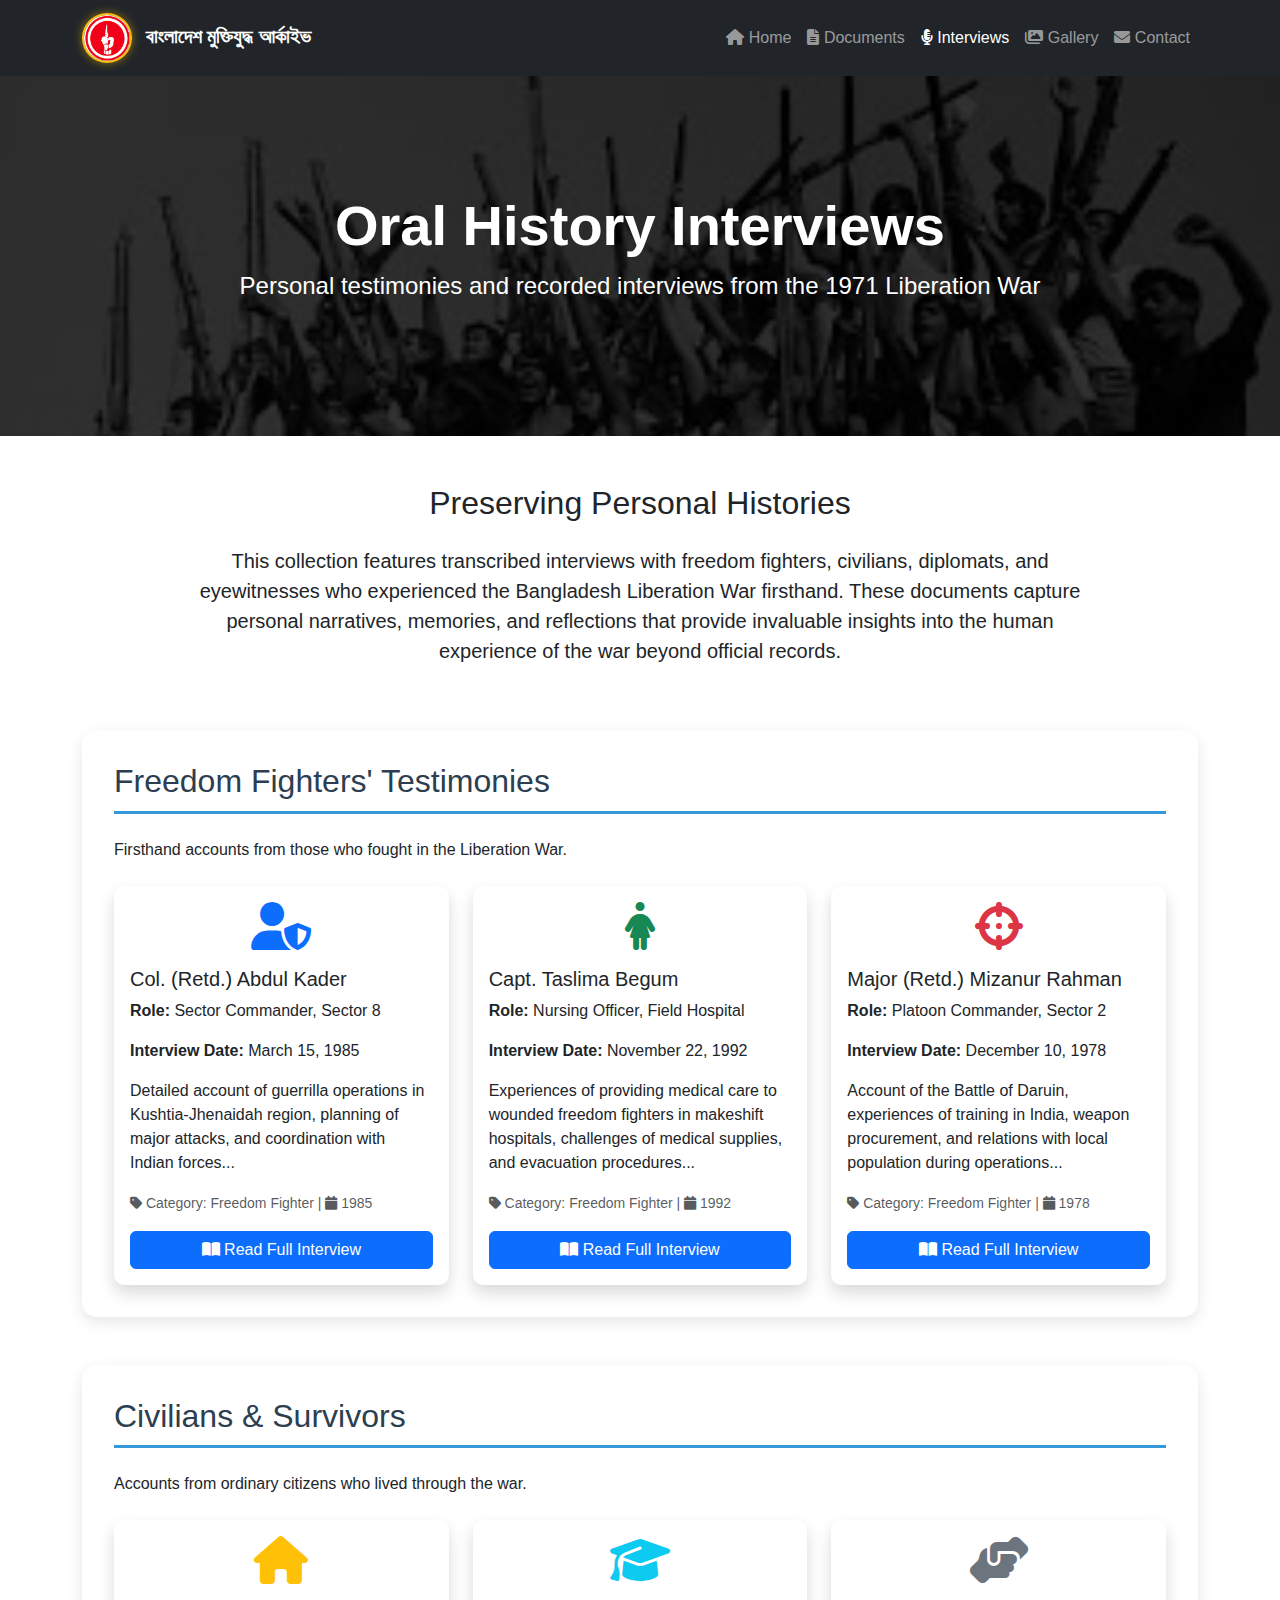
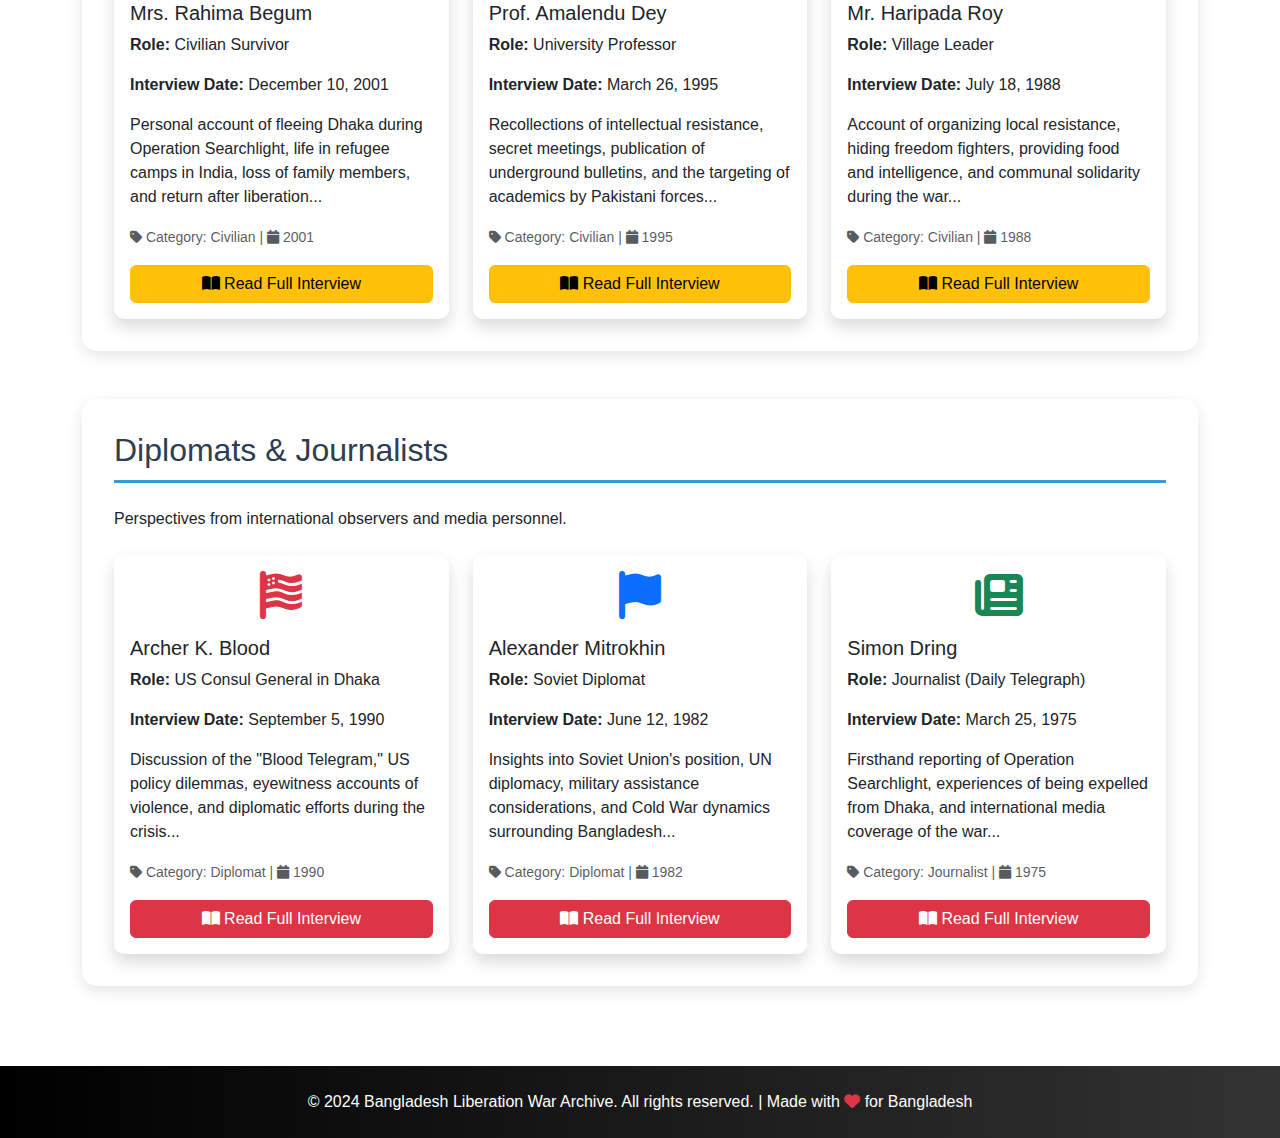
<file: interviews.html>
<!DOCTYPE html>
<html lang="en">
  <head>
    <meta charset="UTF-8" />
    <meta name="viewport" content="width=device-width, initial-scale=1.0" />
    <title>Oral History Interviews | Bangladesh Liberation War Archive</title>
    <link
      href="https://cdn.jsdelivr.net/npm/bootstrap@5.3.0/dist/css/bootstrap.min.css"
      rel="stylesheet"
    />
    <link rel="stylesheet" href="css/style.css" />
    <link
      rel="stylesheet"
      href="https://cdnjs.cloudflare.com/ajax/libs/font-awesome/6.4.0/css/all.min.css"
    />
  </head>
  <body>
    <!-- Navigation -->
    <nav class="navbar navbar-expand-lg navbar-dark bg-dark sticky-top">
      <div class="container">
        <a class="navbar-brand fw-bold" href="index.html">
          <img
            src="./images/Muktibahini.jpg"
            alt="Muktibahini Logo"
            height="50"
            class="rounded-circle me-2"
          />
          বাংলাদেশ মুক্তিযুদ্ধ আর্কাইভ
        </a>
        <button
          class="navbar-toggler"
          type="button"
          data-bs-toggle="collapse"
          data-bs-target="#navbarNav"
        >
          <span class="navbar-toggler-icon"></span>
        </button>
        <div class="collapse navbar-collapse" id="navbarNav">
          <ul class="navbar-nav ms-auto">
            <li class="nav-item">
              <a class="nav-link" href="index.html"
                ><i class="fas fa-home"></i> Home</a
              >
            </li>
            <li class="nav-item">
              <a class="nav-link" href="documents.html"
                ><i class="fas fa-file-alt"></i> Documents</a
              >
            </li>
            <li class="nav-item">
              <a class="nav-link active" href="interviews.html"
                ><i class="fas fa-microphone-alt"></i> Interviews</a
              >
            </li>
            <li class="nav-item">
              <a class="nav-link" href="gallery.html"
                ><i class="fas fa-images"></i> Gallery</a
              >
            </li>
            <li class="nav-item">
              <a class="nav-link" href="contact.html"
                ><i class="fas fa-envelope"></i> Contact</a
              >
            </li>
          </ul>
        </div>
      </div>
    </nav>

    <!-- Header -->
    <header class="interview-header text-white py-5">
      <div class="container text-center">
        <h1 class="display-4 fw-bold">Oral History Interviews</h1>
        <p class="lead fs-4">
          Personal testimonies and recorded interviews from the 1971 Liberation
          War
        </p>
      </div>
    </header>

    <section class="py-5">
      <div class="container">
        <!-- Introduction -->
        <div class="row mb-5">
          <div class="col-lg-10 mx-auto text-center">
            <h2 class="mb-4">Preserving Personal Histories</h2>
            <p class="fs-5">
              This collection features transcribed interviews with freedom
              fighters, civilians, diplomats, and eyewitnesses who experienced
              the Bangladesh Liberation War firsthand. These documents capture
              personal narratives, memories, and reflections that provide
              invaluable insights into the human experience of the war beyond
              official records.
            </p>
          </div>
        </div>

        <!-- Freedom Fighters Interviews -->
        <div class="category-section" id="freedom-fighter-section">
          <h2 class="section-title mb-4">Freedom Fighters' Testimonies</h2>
          <p class="mb-4">
            Firsthand accounts from those who fought in the Liberation War.
          </p>
          <div class="row g-4">
            <!-- Interview 1 -->
            <div class="col-md-4">
              <div
                class="card h-100 shadow interview-card"
                data-category="freedom-fighter"
                data-year="1985"
                data-name="Abdul Kader"
              >
                <div class="card-body">
                  <div class="text-center mb-3">
                    <i class="fas fa-user-shield fa-3x text-primary"></i>
                  </div>
                  <h5 class="card-title">Col. (Retd.) Abdul Kader</h5>
                  <p class="card-text">
                    <strong>Role:</strong> Sector Commander, Sector 8
                  </p>
                  <p class="card-text">
                    <strong>Interview Date:</strong> March 15, 1985
                  </p>
                  <p class="card-text">
                    Detailed account of guerrilla operations in
                    Kushtia-Jhenaidah region, planning of major attacks, and
                    coordination with Indian forces...
                  </p>
                  <p class="text-muted">
                    <small
                      ><i class="fas fa-tag"></i> Category: Freedom Fighter |
                      <i class="fas fa-calendar"></i> 1985</small
                    >
                  </p>
                  <button
                    class="btn btn-primary w-100"
                    data-bs-toggle="modal"
                    data-bs-target="#interviewModal1"
                  >
                    <i class="fas fa-book-open"></i> Read Full Interview
                  </button>
                </div>
              </div>
            </div>

            <!-- Interview 2 -->
            <div class="col-md-4">
              <div
                class="card h-100 shadow interview-card"
                data-category="freedom-fighter"
                data-year="1992"
                data-name="Taslima Begum"
              >
                <div class="card-body">
                  <div class="text-center mb-3">
                    <i class="fas fa-female fa-3x text-success"></i>
                  </div>
                  <h5 class="card-title">Capt. Taslima Begum</h5>
                  <p class="card-text">
                    <strong>Role:</strong> Nursing Officer, Field Hospital
                  </p>
                  <p class="card-text">
                    <strong>Interview Date:</strong> November 22, 1992
                  </p>
                  <p class="card-text">
                    Experiences of providing medical care to wounded freedom
                    fighters in makeshift hospitals, challenges of medical
                    supplies, and evacuation procedures...
                  </p>
                  <p class="text-muted">
                    <small
                      ><i class="fas fa-tag"></i> Category: Freedom Fighter |
                      <i class="fas fa-calendar"></i> 1992</small
                    >
                  </p>
                  <button
                    class="btn btn-primary w-100"
                    data-bs-toggle="modal"
                    data-bs-target="#interviewModal2"
                  >
                    <i class="fas fa-book-open"></i> Read Full Interview
                  </button>
                </div>
              </div>
            </div>

            <!-- Interview 3 -->
            <div class="col-md-4">
              <div
                class="card h-100 shadow interview-card"
                data-category="freedom-fighter"
                data-year="1978"
                data-name="Mizanur Rahman"
              >
                <div class="card-body">
                  <div class="text-center mb-3">
                    <i class="fas fa-crosshairs fa-3x text-danger"></i>
                  </div>
                  <h5 class="card-title">Major (Retd.) Mizanur Rahman</h5>
                  <p class="card-text">
                    <strong>Role:</strong> Platoon Commander, Sector 2
                  </p>
                  <p class="card-text">
                    <strong>Interview Date:</strong> December 10, 1978
                  </p>
                  <p class="card-text">
                    Account of the Battle of Daruin, experiences of training in
                    India, weapon procurement, and relations with local
                    population during operations...
                  </p>
                  <p class="text-muted">
                    <small
                      ><i class="fas fa-tag"></i> Category: Freedom Fighter |
                      <i class="fas fa-calendar"></i> 1978</small
                    >
                  </p>
                  <button
                    class="btn btn-primary w-100"
                    data-bs-toggle="modal"
                    data-bs-target="#interviewModal3"
                  >
                    <i class="fas fa-book-open"></i> Read Full Interview
                  </button>
                </div>
              </div>
            </div>
          </div>
        </div>

        <!-- Civilians & Survivors -->
        <div class="category-section mt-5" id="civilian-section">
          <h2 class="section-title mb-4">Civilians & Survivors</h2>
          <p class="mb-4">
            Accounts from ordinary citizens who lived through the war.
          </p>
          <div class="row g-4">
            <!-- Interview 4 -->
            <div class="col-md-4">
              <div
                class="card h-100 shadow interview-card"
                data-category="civilian"
                data-year="2001"
                data-name="Rahima Begum"
              >
                <div class="card-body">
                  <div class="text-center mb-3">
                    <i class="fas fa-home fa-3x text-warning"></i>
                  </div>
                  <h5 class="card-title">Mrs. Rahima Begum</h5>
                  <p class="card-text">
                    <strong>Role:</strong> Civilian Survivor
                  </p>
                  <p class="card-text">
                    <strong>Interview Date:</strong> December 10, 2001
                  </p>
                  <p class="card-text">
                    Personal account of fleeing Dhaka during Operation
                    Searchlight, life in refugee camps in India, loss of family
                    members, and return after liberation...
                  </p>
                  <p class="text-muted">
                    <small
                      ><i class="fas fa-tag"></i> Category: Civilian |
                      <i class="fas fa-calendar"></i> 2001</small
                    >
                  </p>
                  <button
                    class="btn btn-warning w-100"
                    data-bs-toggle="modal"
                    data-bs-target="#interviewModal4"
                  >
                    <i class="fas fa-book-open"></i> Read Full Interview
                  </button>
                </div>
              </div>
            </div>

            <!-- Interview 5 -->
            <div class="col-md-4">
              <div
                class="card h-100 shadow interview-card"
                data-category="civilian"
                data-year="1995"
                data-name="Amalendu Dey"
              >
                <div class="card-body">
                  <div class="text-center mb-3">
                    <i class="fas fa-graduation-cap fa-3x text-info"></i>
                  </div>
                  <h5 class="card-title">Prof. Amalendu Dey</h5>
                  <p class="card-text">
                    <strong>Role:</strong> University Professor
                  </p>
                  <p class="card-text">
                    <strong>Interview Date:</strong> March 26, 1995
                  </p>
                  <p class="card-text">
                    Recollections of intellectual resistance, secret meetings,
                    publication of underground bulletins, and the targeting of
                    academics by Pakistani forces...
                  </p>
                  <p class="text-muted">
                    <small
                      ><i class="fas fa-tag"></i> Category: Civilian |
                      <i class="fas fa-calendar"></i> 1995</small
                    >
                  </p>
                  <button
                    class="btn btn-warning w-100"
                    data-bs-toggle="modal"
                    data-bs-target="#interviewModal5"
                  >
                    <i class="fas fa-book-open"></i> Read Full Interview
                  </button>
                </div>
              </div>
            </div>

            <!-- Interview 6 -->
            <div class="col-md-4">
              <div
                class="card h-100 shadow interview-card"
                data-category="civilian"
                data-year="1988"
                data-name="Haripada Roy"
              >
                <div class="card-body">
                  <div class="text-center mb-3">
                    <i class="fas fa-hands-helping fa-3x text-secondary"></i>
                  </div>
                  <h5 class="card-title">Mr. Haripada Roy</h5>
                  <p class="card-text"><strong>Role:</strong> Village Leader</p>
                  <p class="card-text">
                    <strong>Interview Date:</strong> July 18, 1988
                  </p>
                  <p class="card-text">
                    Account of organizing local resistance, hiding freedom
                    fighters, providing food and intelligence, and communal
                    solidarity during the war...
                  </p>
                  <p class="text-muted">
                    <small
                      ><i class="fas fa-tag"></i> Category: Civilian |
                      <i class="fas fa-calendar"></i> 1988</small
                    >
                  </p>
                  <button
                    class="btn btn-warning w-100"
                    data-bs-toggle="modal"
                    data-bs-target="#interviewModal6"
                  >
                    <i class="fas fa-book-open"></i> Read Full Interview
                  </button>
                </div>
              </div>
            </div>
          </div>
        </div>

        <!-- Diplomats & Journalists -->
        <div class="category-section mt-5" id="diplomat-section">
          <h2 class="section-title mb-4">Diplomats & Journalists</h2>
          <p class="mb-4">
            Perspectives from international observers and media personnel.
          </p>
          <div class="row g-4">
            <!-- Interview 7 -->
            <div class="col-md-4">
              <div
                class="card h-100 shadow interview-card"
                data-category="diplomat"
                data-year="1990"
                data-name="Archer Blood"
              >
                <div class="card-body">
                  <div class="text-center mb-3">
                    <i class="fas fa-flag-usa fa-3x text-danger"></i>
                  </div>
                  <h5 class="card-title">Archer K. Blood</h5>
                  <p class="card-text">
                    <strong>Role:</strong> US Consul General in Dhaka
                  </p>
                  <p class="card-text">
                    <strong>Interview Date:</strong> September 5, 1990
                  </p>
                  <p class="card-text">
                    Discussion of the "Blood Telegram," US policy dilemmas,
                    eyewitness accounts of violence, and diplomatic efforts
                    during the crisis...
                  </p>
                  <p class="text-muted">
                    <small
                      ><i class="fas fa-tag"></i> Category: Diplomat |
                      <i class="fas fa-calendar"></i> 1990</small
                    >
                  </p>
                  <button
                    class="btn btn-danger w-100"
                    data-bs-toggle="modal"
                    data-bs-target="#interviewModal7"
                  >
                    <i class="fas fa-book-open"></i> Read Full Interview
                  </button>
                </div>
              </div>
            </div>

            <!-- Interview 8 -->
            <div class="col-md-4">
              <div
                class="card h-100 shadow interview-card"
                data-category="diplomat"
                data-year="1982"
                data-name="Mitrokhin"
              >
                <div class="card-body">
                  <div class="text-center mb-3">
                    <i class="fas fa-flag fa-3x text-primary"></i>
                  </div>
                  <h5 class="card-title">Alexander Mitrokhin</h5>
                  <p class="card-text">
                    <strong>Role:</strong> Soviet Diplomat
                  </p>
                  <p class="card-text">
                    <strong>Interview Date:</strong> June 12, 1982
                  </p>
                  <p class="card-text">
                    Insights into Soviet Union's position, UN diplomacy,
                    military assistance considerations, and Cold War dynamics
                    surrounding Bangladesh...
                  </p>
                  <p class="text-muted">
                    <small
                      ><i class="fas fa-tag"></i> Category: Diplomat |
                      <i class="fas fa-calendar"></i> 1982</small
                    >
                  </p>
                  <button
                    class="btn btn-danger w-100"
                    data-bs-toggle="modal"
                    data-bs-target="#interviewModal8"
                  >
                    <i class="fas fa-book-open"></i> Read Full Interview
                  </button>
                </div>
              </div>
            </div>

            <!-- Interview 9 -->
            <div class="col-md-4">
              <div
                class="card h-100 shadow interview-card"
                data-category="diplomat"
                data-year="1975"
                data-name="Simon Dring"
              >
                <div class="card-body">
                  <div class="text-center mb-3">
                    <i class="fas fa-newspaper fa-3x text-success"></i>
                  </div>
                  <h5 class="card-title">Simon Dring</h5>
                  <p class="card-text">
                    <strong>Role:</strong> Journalist (Daily Telegraph)
                  </p>
                  <p class="card-text">
                    <strong>Interview Date:</strong> March 25, 1975
                  </p>
                  <p class="card-text">
                    Firsthand reporting of Operation Searchlight, experiences of
                    being expelled from Dhaka, and international media coverage
                    of the war...
                  </p>
                  <p class="text-muted">
                    <small
                      ><i class="fas fa-tag"></i> Category: Journalist |
                      <i class="fas fa-calendar"></i> 1975</small
                    >
                  </p>
                  <button
                    class="btn btn-danger w-100"
                    data-bs-toggle="modal"
                    data-bs-target="#interviewModal9"
                  >
                    <i class="fas fa-book-open"></i> Read Full Interview
                  </button>
                </div>
              </div>
            </div>
          </div>
        </div>
      </div>
    </section>

    <!-- Footer -->
    <footer class="bg-black text-white py-4">
      <div class="container">
        <p class="text-center mb-0">
          &copy; 2024 Bangladesh Liberation War Archive. All rights reserved. |
          Made with <i class="fas fa-heart text-danger"></i> for Bangladesh
        </p>
      </div>
    </footer>

    <!-- Interview Modals -->

    <!-- Modal 1: Abdul Kader -->
    <div
      class="modal fade"
      id="interviewModal1"
      tabindex="-1"
      aria-hidden="true"
    >
      <div class="modal-dialog modal-lg">
        <div class="modal-content">
          <div class="modal-header">
            <h5 class="modal-title">Interview with Col. (Retd.) Abdul Kader</h5>
            <button
              type="button"
              class="btn-close"
              data-bs-dismiss="modal"
            ></button>
          </div>
          <div class="modal-body">
            <div class="row mb-4">
              <div class="col-md-3">
                <div class="text-center">
                  <i class="fas fa-user-shield fa-5x text-primary mb-3"></i>
                  <h6>Col. (Retd.) Abdul Kader</h6>
                  <p class="text-muted">
                    <small>Sector Commander, Sector 8</small>
                  </p>
                </div>
              </div>
              <div class="col-md-9">
                <h6>Biographical Details:</h6>
                <p>
                  <strong>Born:</strong> 1945, Kushtia<br />
                  <strong>Military Training:</strong> India, 1971<br />
                  <strong>Notable Operations:</strong> Kushtia-Jhenaidah
                  Campaign<br />
                  <strong>Post-War:</strong> Bangladesh Army (Retired as
                  Colonel)<br />
                  <strong>Awards:</strong> Bir Protik
                </p>
              </div>
            </div>
            <hr />
            <h6>Full Interview Transcript:</h6>
            <div class="interview-text">
              <p>
                <strong>Interviewer:</strong> Col. Kader, could you describe
                your experience when you decided to join the Liberation War?
              </p>
              <p>
                <strong>Col. Kader:</strong> I was a young university student in
                Dhaka when Operation Searchlight began. On March 25, 1971, I
                witnessed the brutality firsthand. My decision was immediate - I
                had to fight for my country's freedom. Within days, I crossed
                the border into India and received military training in
                Dehradun.
              </p>

              <p>
                <strong>Interviewer:</strong> What was your role as Sector
                Commander?
              </p>
              <p>
                <strong>Col. Kader:</strong> I was appointed Commander of Sector
                8 in August 1971. Our sector covered Kushtia, Jhenaidah, and
                parts of Jessore. Our main challenges were limited weapons,
                communication difficulties, and organizing local resistance. We
                operated in small guerrilla units of 10-15 fighters, attacking
                Pakistani outposts, disrupting supply lines, and gathering
                intelligence.
              </p>

              <p>
                <strong>Interviewer:</strong> Describe a significant operation
                you led.
              </p>
              <p>
                <strong>Col. Kader:</strong> The most memorable was the attack
                on the Pakistani garrison in Kushtia town in October 1971. We
                had only 50 fighters against 200 well-armed Pakistani soldiers.
                Our strategy was to attack at night from three sides
                simultaneously. We used local knowledge of the terrain to our
                advantage. The operation lasted 6 hours, and we captured
                significant ammunition. This boosted local morale tremendously.
              </p>

              <p>
                <strong>Interviewer:</strong> How did you coordinate with Indian
                forces?
              </p>
              <p>
                <strong>Col. Kader:</strong> Coordination improved as the war
                progressed. We shared intelligence about Pakistani positions and
                movements. During the final offensive in December, we guided
                Indian artillery to precise targets. This collaboration was
                crucial for our success.
              </p>

              <p>
                <strong>Interviewer:</strong> What is your most lasting memory
                of the war?
              </p>
              <p>
                <strong>Col. Kader:</strong> The sight of our flag flying over
                Kushtia on December 16, 1971. After nine months of struggle,
                seeing people celebrate freely - that moment made all the
                sacrifices worthwhile.
              </p>
            </div>
            <div class="mt-4">
              <p class="text-muted">
                <small
                  ><i class="fas fa-calendar"></i> Interview Date: March 15,
                  1985 | <i class="fas fa-map-marker-alt"></i> Location: Dhaka
                  Cantonment | <i class="fas fa-user"></i> Interviewer: Dr.
                  Ahmed Kabir</small
                >
              </p>
            </div>
          </div>
        </div>
      </div>
    </div>

    <!-- Modal 2: Taslima Begum -->
    <div
      class="modal fade"
      id="interviewModal2"
      tabindex="-1"
      aria-hidden="true"
    >
      <div class="modal-dialog modal-lg">
        <div class="modal-content">
          <div class="modal-header">
            <h5 class="modal-title">Interview with Capt. Taslima Begum</h5>
            <button
              type="button"
              class="btn-close"
              data-bs-dismiss="modal"
            ></button>
          </div>
          <div class="modal-body">
            <div class="row mb-4">
              <div class="col-md-3">
                <div class="text-center">
                  <i class="fas fa-female fa-5x text-success mb-3"></i>
                  <h6>Capt. Taslima Begum</h6>
                  <p class="text-muted">
                    <small>Nursing Officer, Field Hospital</small>
                  </p>
                </div>
              </div>
              <div class="col-md-9">
                <h6>Biographical Details:</h6>
                <p>
                  <strong>Born:</strong> 1948, Comilla<br />
                  <strong>Medical Training:</strong> Dhaka Medical College<br />
                  <strong>War Service:</strong> Field Hospitals in Agartala<br />
                  <strong>Post-War:</strong> Army Medical Corps<br />
                  <strong>Awards:</strong> Bir Pratik
                </p>
              </div>
            </div>
            <hr />
            <h6>Full Interview Transcript:</h6>
            <div class="interview-text">
              <p>
                <strong>Interviewer:</strong> Capt. Begum, what motivated you to
                serve as a medical officer during the war?
              </p>
              <p>
                <strong>Capt. Begum:</strong> I was a final-year medical student
                when the war started. Seeing the wounded pouring into Dhaka
                Medical College Hospital after March 25 made my decision clear.
                I knew my skills were needed more on the front lines than in a
                classroom.
              </p>

              <p>
                <strong>Interviewer:</strong> Describe the conditions in your
                field hospital.
              </p>
              <p>
                <strong>Capt. Begum:</strong> We operated from makeshift
                facilities near the border - sometimes in school buildings,
                sometimes in tents. We lacked basic supplies: insufficient
                bandages, limited anesthesia, and often no electricity. We
                sterilized instruments by boiling them over open fires. Despite
                these conditions, we treated hundreds of wounded freedom
                fighters.
              </p>

              <p>
                <strong>Interviewer:</strong> What was the most challenging case
                you handled?
              </p>
              <p>
                <strong>Capt. Begum:</strong> A young freedom fighter with
                severe abdominal injuries from shrapnel. We had no blood for
                transfusion and limited surgical equipment. With just local
                anesthesia and basic tools, we managed to remove the shrapnel
                and repair the damage. He survived and returned to fighting
                after three months. That experience taught me that determination
                can overcome even the most difficult circumstances.
              </p>

              <p>
                <strong>Interviewer:</strong> How did you manage medical
                supplies?
              </p>
              <p>
                <strong>Capt. Begum:</strong> Supplies came through various
                channels - from the Indian government, from sympathetic
                international organizations, and sometimes from local donations.
                We learned to be resourceful: using boiled cloth as bandages,
                making saline solution from salt and distilled water, and
                reusing equipment after thorough sterilization.
              </p>

              <p>
                <strong>Interviewer:</strong> What message do you have for
                today's generation?
              </p>
              <p>
                <strong>Capt. Begum:</strong> The war taught us the value of
                human life and the importance of serving others. I want young
                people to understand that freedom comes with responsibility -
                responsibility to build a better country, to care for one
                another, and to never take our independence for granted.
              </p>
            </div>
            <div class="mt-4">
              <p class="text-muted">
                <small
                  ><i class="fas fa-calendar"></i> Interview Date: November 22,
                  1992 | <i class="fas fa-map-marker-alt"></i> Location:
                  Combined Military Hospital, Dhaka |
                  <i class="fas fa-user"></i> Interviewer: Prof. Naila
                  Zaman</small
                >
              </p>
            </div>
          </div>
        </div>
      </div>
    </div>

    <!-- Bootstrap JS -->
    <script src="https://cdn.jsdelivr.net/npm/bootstrap@5.3.0/dist/js/bootstrap.bundle.min.js"></script>
    <script src="js/script.js"></script>
  </body>
</html>
</file>
<file: css/style.css>
/* Global Styles */
body {
    font-family: 'Segoe UI', Tahoma, Geneva, Verdana, sans-serif;
    scroll-behavior: smooth;
}

/* Navbar Logo */
.navbar-brand img {
    border: 2px solid #ffc107;
    box-shadow: 0 0 10px rgba(255, 193, 7, 0.5);
}

/* Hero Section */
.hero {
    background: linear-gradient(rgba(0, 0, 0, 0.7), rgba(0, 0, 0, 0.7)),
                url('../images/ban.jpg') center/cover no-repeat;
    min-height: 80vh;
    display: flex;
    align-items: center;
    text-align: center;
}

/* Cards */
.card {
    transition: all 0.3s ease;
    border-radius: 15px;
    overflow: hidden;
}

.card:hover {
    transform: translateY(-10px);
    box-shadow: 0 10px 20px rgba(0,0,0,0.2);
}

.icon-box {
    background: rgba(0, 0, 0, 0.05);
    padding: 20px;
    border-radius: 50%;
    display: inline-block;
}

.border-top {
    border-top-width: 5px !important;
}

/* Footer */
footer {
    background: linear-gradient(to right, #000, #333);
}

/* Responsive Images */
.img-fluid {
    max-width: 100%;
    height: auto;
}

/* Introduction Section */
#intro {
    background-color: #f8f9fa;
}
/* Documents Page Specific Styles */
.doc-header {
    background: linear-gradient(rgba(0, 0, 0, 0.8), rgba(0, 0, 0, 0.8)),
                url('../images/ban.jpg') center/cover no-repeat;
    min-height: 40vh;
    display: flex;
    align-items: center;
}

.category-section {
    padding: 2rem;
    border-radius: 15px;
    margin-bottom: 2rem;
    background: white;
    box-shadow: 0 5px 15px rgba(0,0,0,0.1);
}

.section-title {
    color: #2c3e50;
    padding-bottom: 10px;
    border-bottom: 3px solid #3498db;
}

.document-card {
    transition: transform 0.3s, box-shadow 0.3s;
}

.document-card:hover {
    transform: translateY(-5px);
    box-shadow: 0 10px 20px rgba(0,0,0,0.2);
}

.modal-content {
    border-radius: 15px;
    overflow: hidden;
}

.modal-header {
    background: #2c3e50;
    color: white;
}

/* Interviews Page Specific Styles */
.interview-header {
    background: linear-gradient(rgba(0, 0, 0, 0.8), rgba(0, 0, 0, 0.8)),
                url('../images/ban.jpg') center/cover no-repeat;
    min-height: 40vh;
    display: flex;
    align-items: center;
}

.interview-card {
    transition: all 0.3s ease;
    border: none;
    border-radius: 10px;
}

.interview-card:hover {
    transform: translateY(-5px);
    box-shadow: 0 10px 25px rgba(0,0,0,0.15);
}

.interview-text {
    line-height: 1.8;
    font-size: 1.05rem;
}

.interview-text p {
    margin-bottom: 1rem;
}

.modal-body .interview-text p strong {
    color: #2c3e50;
}

/* Gallery Page Specific Styles */
.gallery-header {
    background: linear-gradient(rgba(0, 0, 0, 0.8), rgba(0, 0, 0, 0.8)),
                url('../images/ban.jpg') center/cover no-repeat;
    min-height: 40vh;
    display: flex;
    align-items: center;
}

.gallery-card {
    transition: all 0.3s ease;
    border: none;
    border-radius: 12px;
    overflow: hidden;
    box-shadow: 0 5px 15px rgba(0,0,0,0.1);
}

.gallery-card:hover {
    transform: translateY(-10px) scale(1.02);
    box-shadow: 0 15px 30px rgba(0,0,0,0.2);
}

.card-img-container {
    position: relative;
    overflow: hidden;
    height: 250px;
}

.card-img-container img {
    width: 100%;
    height: 100%;
    object-fit: cover;
    transition: transform 0.5s ease;
}

.gallery-card:hover .card-img-container img {
    transform: scale(1.1);
}

.card-img-overlay {
    background: linear-gradient(transparent, rgba(0,0,0,0.7));
    opacity: 0;
    transition: opacity 0.3s ease;
}

.gallery-card:hover .card-img-overlay {
    opacity: 1;
}

.card-img-overlay .badge {
    font-size: 0.8rem;
    padding: 5px 10px;
    margin-bottom: 10px;
}

.gallery-card .card-body {
    padding: 1.5rem;
}

.gallery-card .card-title {
    font-weight: 600;
    margin-bottom: 0.75rem;
    color: #2c3e50;
}

.gallery-card .card-text {
    color: #666;
    font-size: 0.95rem;
    margin-bottom: 1rem;
}

.view-btn {
    padding: 0.25rem 1rem;
    border-radius: 20px;
    font-weight: 500;
}

/* Filter Buttons */
.filter-btn {
    transition: all 0.3s ease;
    border-radius: 25px;
    padding: 0.5rem 1.5rem;
}

.filter-btn.active {
    transform: scale(1.05);
    box-shadow: 0 5px 15px rgba(0,0,0,0.2);
}

/* Modal Styles */
.modal-content {
    border-radius: 15px;
    overflow: hidden;
}

.modal-header {
    background: #2c3e50;
    color: white;
}

.modal-body img {
    border-radius: 10px;
    box-shadow: 0 5px 15px rgba(0,0,0,0.2);
}
/* Contact Page Header */
.contact-header {
    background: linear-gradient(rgba(0, 0, 0, 0.8), rgba(0, 0, 0, 0.8)),
                url('../images/ban.jpg') center/cover no-repeat;
    min-height: 40vh;
    display: flex;
    align-items: center;
}
</file>
